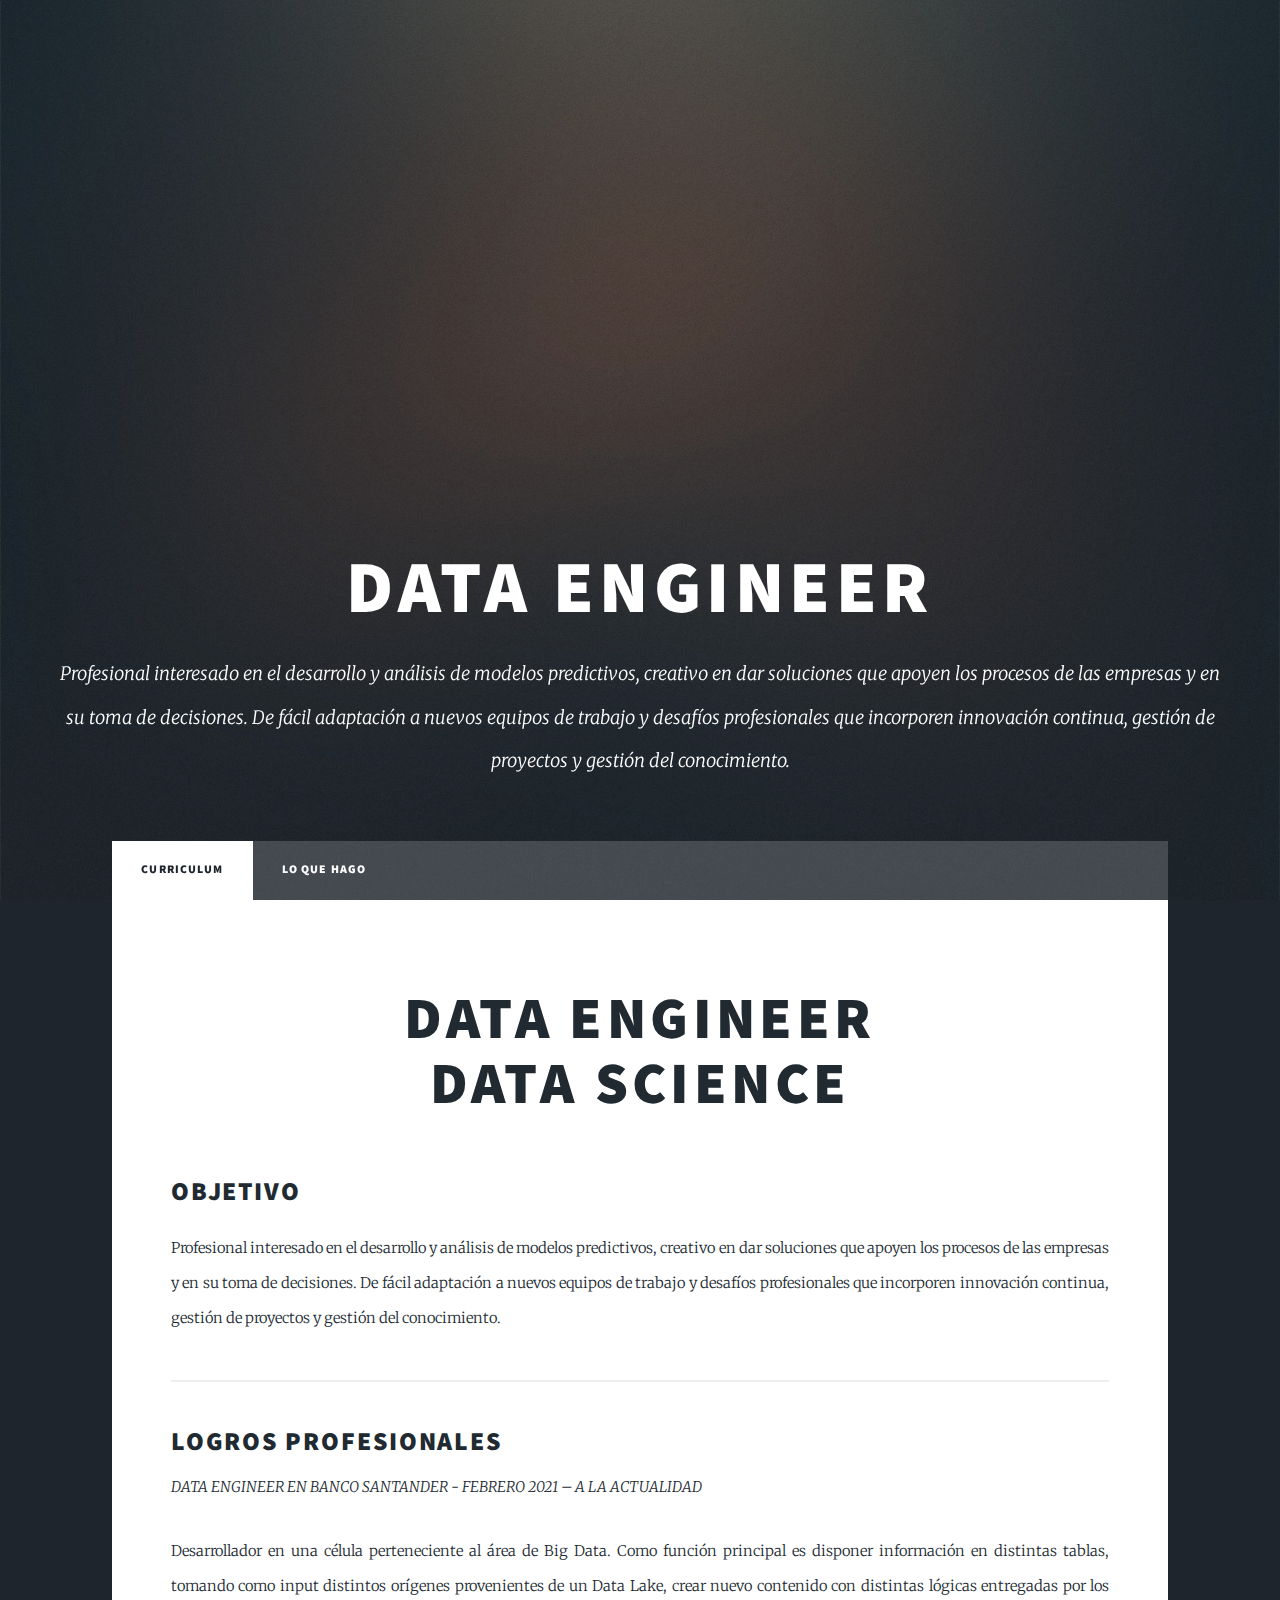
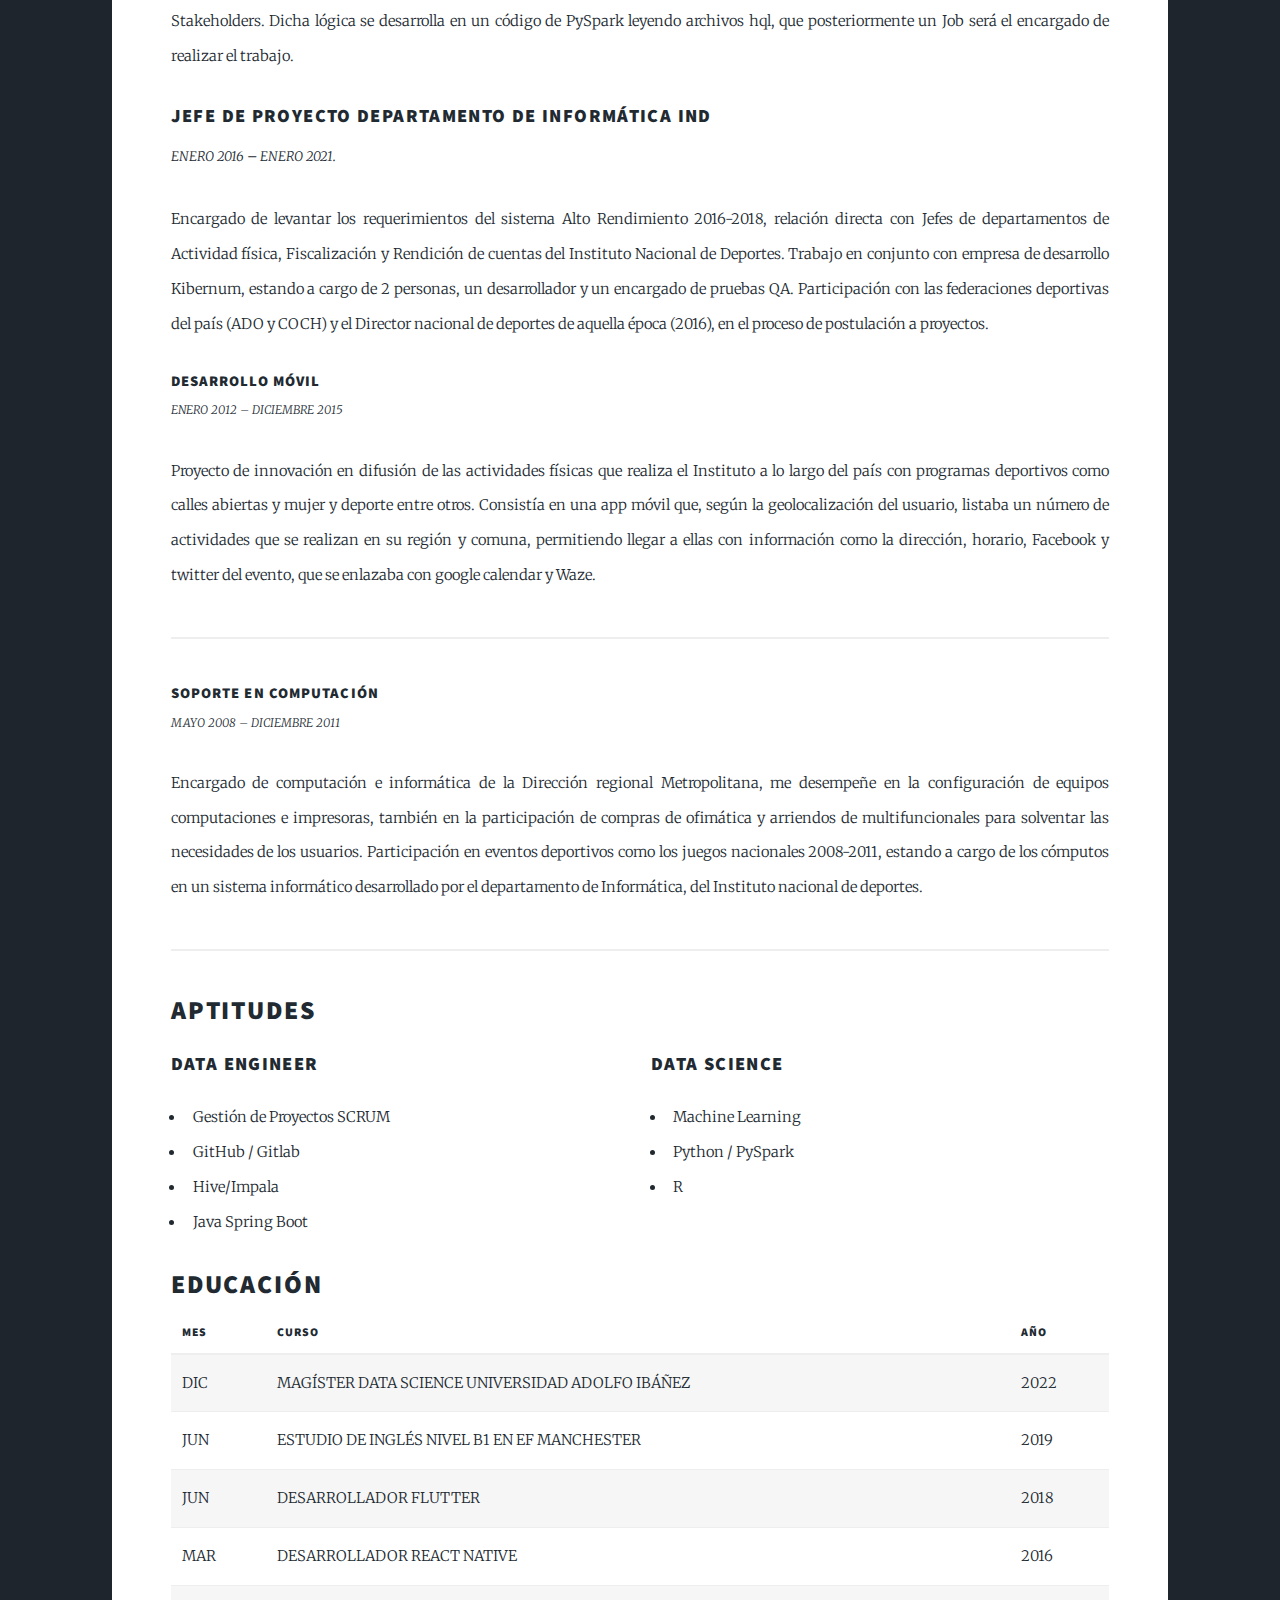
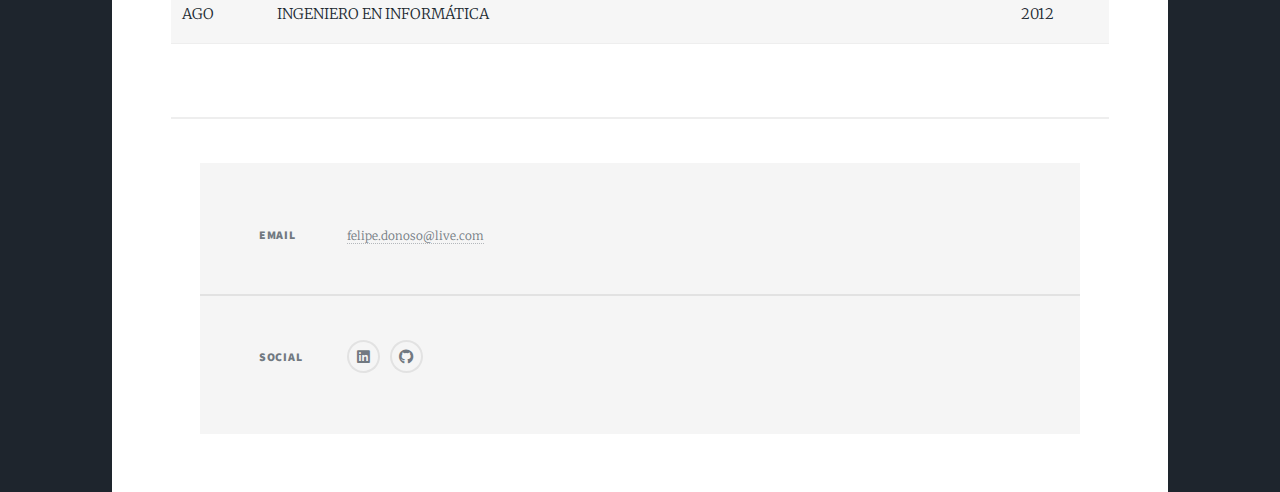
<file: index.html>
<!DOCTYPE HTML>
<!--
	Massively by HTML5 UP
	html5up.net | @ajlkn
	Free for personal and commercial use under the CCA 3.0 license (html5up.net/license)
-->
<html>
	<head>
		<title>Felipe Donoso CVT</title>
		<meta charset="utf-8" />
		<meta name="viewport" content="width=device-width, initial-scale=1, user-scalable=no" />
		<link rel="stylesheet" href="assets/css/main.css" />
		<noscript><link rel="stylesheet" href="assets/css/noscript.css" /></noscript>
	</head>
	<body class="is-preload">

		<!-- Wrapper -->
			<div id="wrapper">
				<!-- Intro -->
				<div id="intro">
					<h1>Data engineer<br />
					</h1>
					<p>Profesional interesado en el desarrollo y análisis de modelos predictivos, creativo en dar
						soluciones que apoyen los procesos de las empresas y en su toma de decisiones.
						De fácil adaptación a nuevos equipos de trabajo y desafíos profesionales que incorporen
						innovación continua, gestión de proyectos y gestión del conocimiento.</p>
				</div>

				<!-- Header -->
					<header id="header">
						<a href="index.html" class="logo">CVT</a>
					</header>

				<!-- Nav -->
					<nav id="nav">
						<ul class="links">
							<li  class="active"><a href="index.html">Curriculum</a></li>
							<li><a href="elements.html">Lo que hago</a></li>
						</ul>
					</nav>

				<!-- Main -->
					<div id="main">

						<!-- Post -->
							<section class="post">
								<header class="major">
									<h1>Data Engineer<br />
									Data Science</h1>
								</header>

								<!-- Text stuff -->
									<h2>Objetivo</h2>
									<p>Profesional interesado en el desarrollo y análisis de modelos predictivos, creativo en dar
										soluciones que apoyen los procesos de las empresas y en su toma de decisiones.
										De fácil adaptación a nuevos equipos de trabajo y desafíos profesionales que incorporen
										innovación continua, gestión de proyectos y gestión del conocimiento.
								    </p>
										<hr />
									<header>
										<h2>LOGROS PROFESIONALES</h2>
										<p>DATA ENGINEER EN BANCO SANTANDER - FEBRERO 2021 – A LA ACTUALIDAD</p>
									</header>
									<p>Desarrollador en una célula perteneciente al área de Big Data. Como función
										principal es disponer información en distintas tablas, tomando como input
										distintos orígenes provenientes de un Data Lake, crear nuevo contenido con
										distintas lógicas entregadas por los Stakeholders. Dicha lógica se desarrolla
										en un código de PySpark leyendo archivos hql, que posteriormente un Job
										será el encargado de realizar el trabajo.</p>
									<header>
										<h3>JEFE DE PROYECTO DEPARTAMENTO DE INFORMÁTICA IND</h3>
										<p>ENERO 2016 – ENERO 2021.</p>
									</header>
									<p>Encargado de levantar los requerimientos del sistema Alto Rendimiento
										2016-2018, relación directa con Jefes de departamentos de Actividad física,
										Fiscalización y Rendición de cuentas del Instituto Nacional de Deportes.
										Trabajo en conjunto con empresa de desarrollo Kibernum, estando a cargo
										de 2 personas, un desarrollador y un encargado de pruebas QA.
										Participación con las federaciones deportivas del país (ADO y COCH) y el
										Director nacional de deportes de aquella época (2016), en el proceso de
										postulación a proyectos.</p>
									<header>
										<h4>DESARROLLO MÓVIL</h4>
										<p>ENERO 2012 – DICIEMBRE 2015</p>
									</header>
									<p>Proyecto de innovación en difusión de las actividades físicas que realiza el
										Instituto a lo largo del país con programas deportivos como calles abiertas y
										mujer y deporte entre otros.
										Consistía en una app móvil que, según la geolocalización del usuario, listaba
										un número de actividades que se realizan en su región y comuna,
										permitiendo llegar a ellas con información como la dirección, horario,
										Facebook y twitter del evento, que se enlazaba con google calendar y Waze.</p>

									<hr />
									<header>
										<h4>SOPORTE EN COMPUTACIÓN</h4>
										<p>MAYO 2008 – DICIEMBRE 2011</p>
									</header>
									<p>Encargado de computación e informática de la Dirección regional Metropolitana, me
										desempeñe en la configuración de equipos computaciones e impresoras, también en la
										participación de compras de ofimática y arriendos de multifuncionales para solventar las
										necesidades de los usuarios.
										Participación en eventos deportivos como los juegos nacionales 2008-2011, estando a cargo
										de los cómputos en un sistema informático desarrollado por el departamento de Informática,
										del Instituto nacional de deportes.</p>

									<hr />

								<!-- Lists -->
									<h2>APTITUDES</h2>
									<div class="row">
										<div class="col-6 col-12-small">

											<h3>Data Engineer</h3>
											<ul>
												
												<li>Gestión de Proyectos SCRUM</li>
												<li>GitHub / Gitlab</li>
												<li>Hive/Impala</li>
												<li>Java Spring Boot</li>
											</ul>

											

										</div>
										<div class="col-6 col-12-small">

											<h3>Data Science</h3>
											<ul class="alt">
												<li>Machine Learning</li>
												<li>Python / PySpark</li>
												<li>R</li>
											</ul>

											
											
										</div>
									</div>
									

								<!-- Table -->
									<h2>Educación</h2>

									<div class="table-wrapper">
										<table>
											<thead>
												<tr>
													<th>Mes</th>
													<th>Curso</th>
													<th>Año</th>
												</tr>
											</thead>
											<tbody>
												<tr>
													<td>DIC</td>
													<td>MAGÍSTER DATA SCIENCE UNIVERSIDAD ADOLFO IBÁÑEZ</td>
													<td>2022</td>
												</tr>
												<tr>
													<td>JUN</td>
													<td>ESTUDIO DE INGLÉS NIVEL B1 EN EF MANCHESTER</td>
													<td>2019</td>
												</tr>
												<tr>
													<td>JUN</td>
													<td>DESARROLLADOR FLUTTER</td>
													<td>2018</td>
												</tr>
												<tr>
													<td>MAR</td>
													<td>DESARROLLADOR REACT NATIVE</td>
													<td>2016</td>
												</tr>
												<tr>
													<td>AGO</td>
													<td> INGENIERO EN INFORMÁTICA</td>
													<td>2012</td>
												</tr>
												
											</tbody>
											
										</table>
									</div>

									
									<hr />

				<!-- Footer -->
				<footer id="footer">
						
					<section class="split contact">
						<section>
							<h3>Email</h3>
							<p><a href="#">felipe.donoso@live.com</a></p>
						</section>
						<section>
							<h3>Social</h3>
							<ul class="icons alt">
								<!--<li><a href="#" class="icon brands alt fa-twitter"><span class="label">Twitter</span></a></li>-->
								<li><a href="https://www.linkedin.com/in/felipe-donoso-94a56a72/" class="icon brands alt fa-linkedin"><span class="label">Linkedin</span></a></li>
								<!--<li><li><a href="#" class="icon brands alt fa-instagram"><span class="label">Instagram</span></a></li>-->
								<li><a href="https://github.com/felipedonoso" class="icon brands alt fa-github"><span class="label">GitHub</span></a></li>
							</ul>
						</section>
					</section>
				</footer>

		

			</div>

		<!-- Scripts -->
			<script src="assets/js/jquery.min.js"></script>
			<script src="assets/js/jquery.scrollex.min.js"></script>
			<script src="assets/js/jquery.scrolly.min.js"></script>
			<script src="assets/js/browser.min.js"></script>
			<script src="assets/js/breakpoints.min.js"></script>
			<script src="assets/js/util.js"></script>
			<script src="assets/js/main.js"></script>

	</body>
</html>
</file>
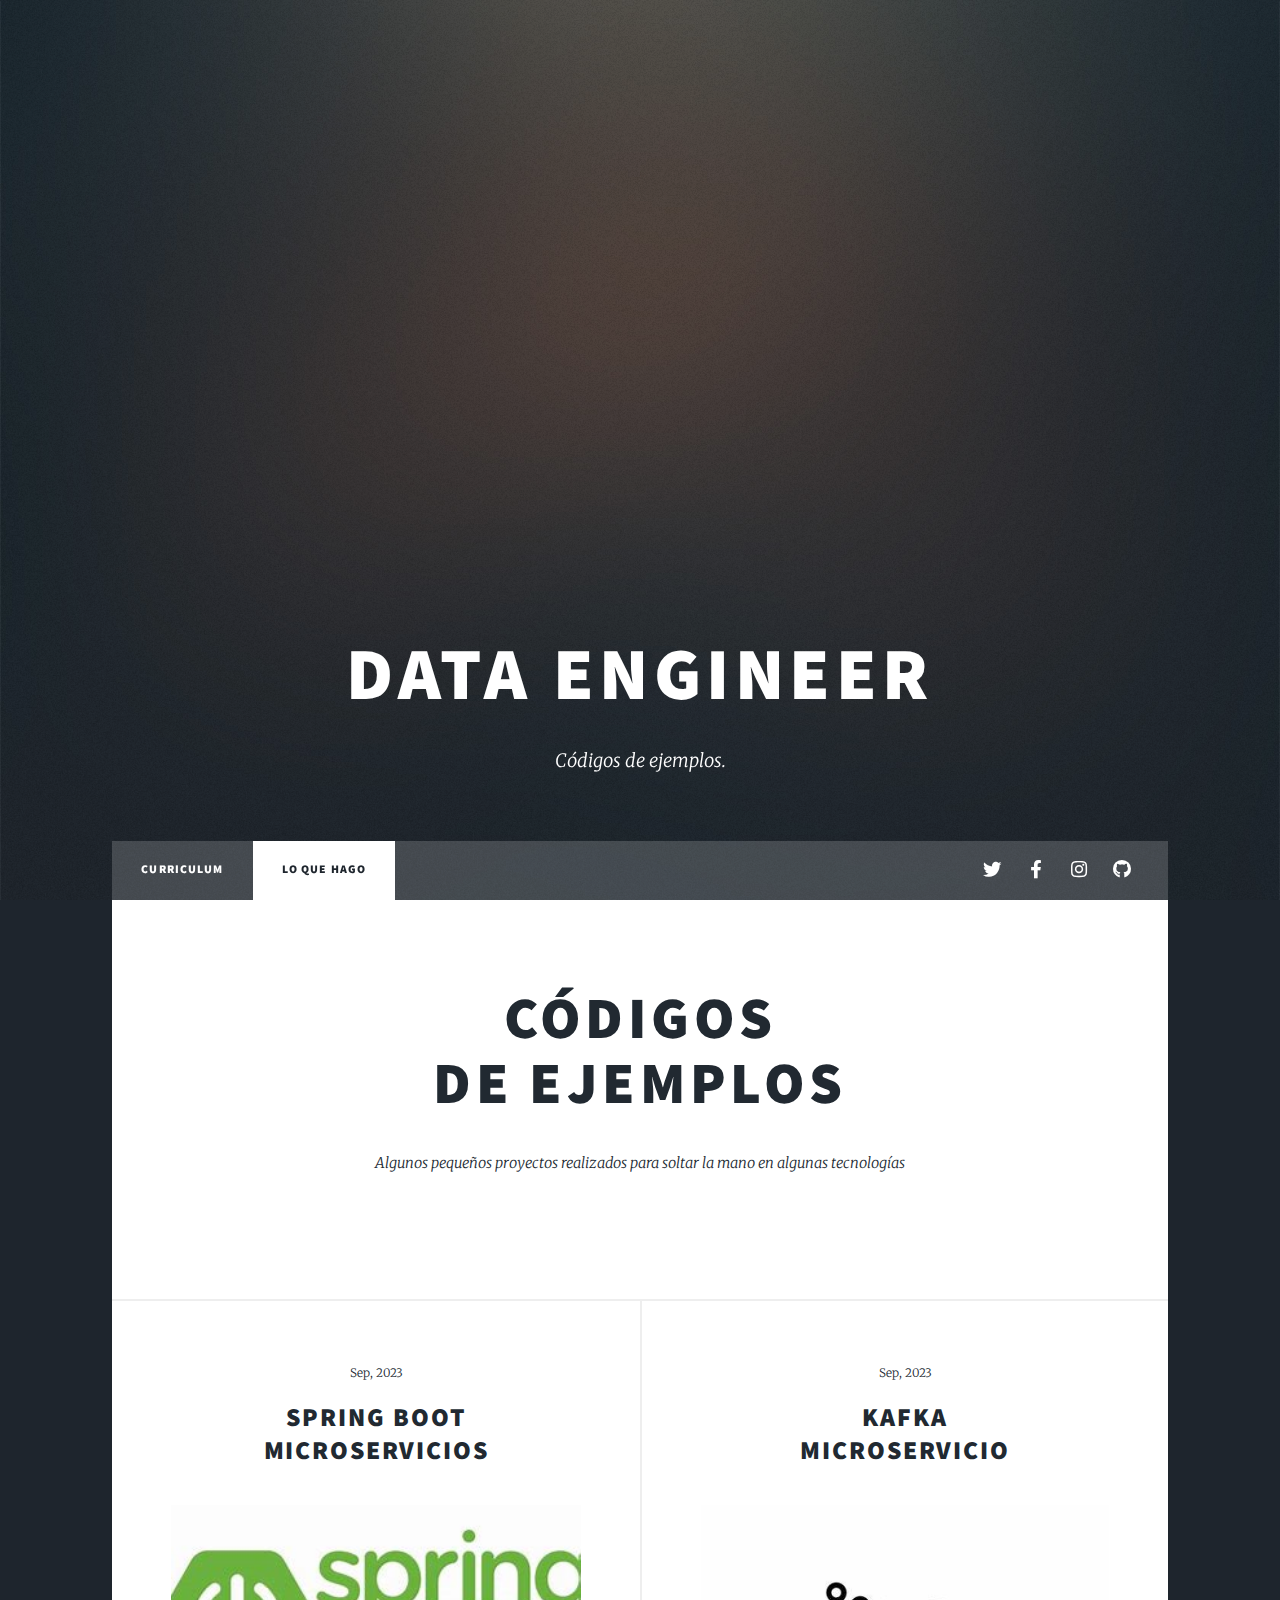
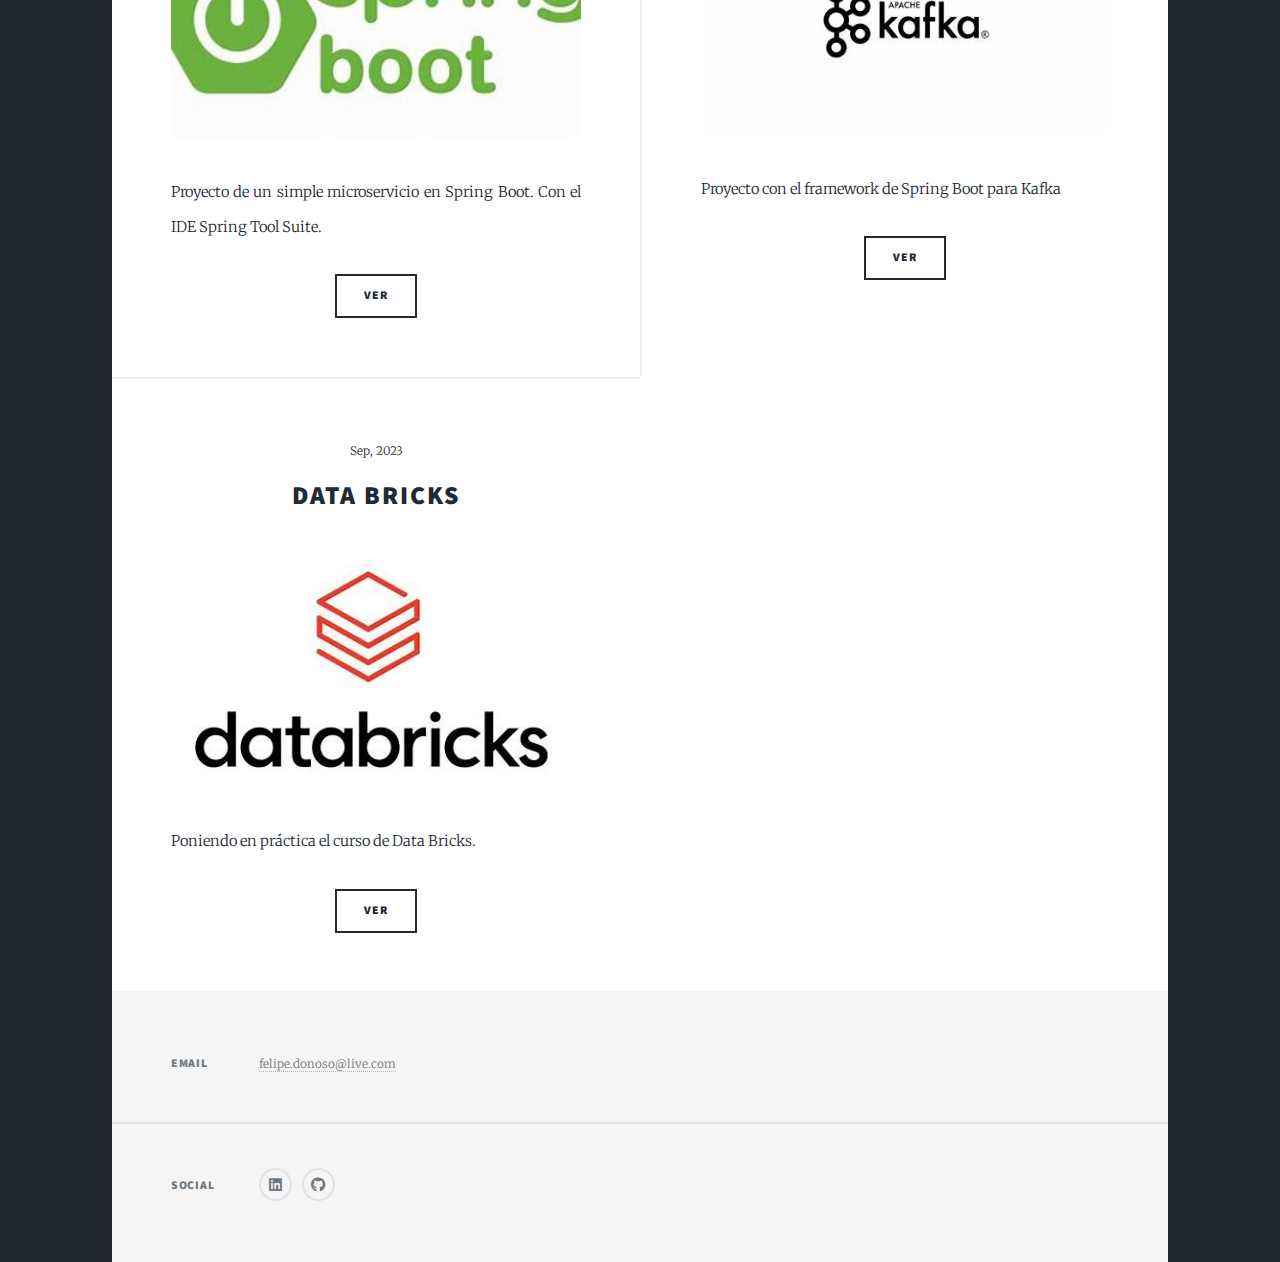
<file: elements.html>
<!DOCTYPE HTML>
<!--
	Massively by HTML5 UP
	html5up.net | @ajlkn
	Free for personal and commercial use under the CCA 3.0 license (html5up.net/license)
-->
<html>
	<head>
		<title>Felipe Donoso CVT</title>
		<meta charset="utf-8" />
		<meta name="viewport" content="width=device-width, initial-scale=1, user-scalable=no" />
		<link rel="stylesheet" href="assets/css/main.css" />
		<noscript><link rel="stylesheet" href="assets/css/noscript.css" /></noscript>
	</head>
	<body class="is-preload">

		<!-- Wrapper -->
			<div id="wrapper" class="fade-in">

				<!-- Intro -->
				<div id="intro">
					<h1>Data engineer<br />
					</h1>
					<p>Códigos de ejemplos.</p>
				</div>

				

				<!-- Header -->
					<header id="header">
						<a href="index.html" class="logo">CVT</a>
					</header> 

				<!-- Nav -->
					<nav id="nav">
						<ul class="links">
							<li><a href="index.html">Curriculum</a></li>
							<li class="active"><a href="elements.html">Lo que hago</a></li>

	
						</ul>
						<ul class="icons">
							<li><a href="#" class="icon brands fa-twitter"><span class="label">Twitter</span></a></li>
							<li><a href="#" class="icon brands fa-facebook-f"><span class="label">Facebook</span></a></li>
							<li><a href="#" class="icon brands fa-instagram"><span class="label">Instagram</span></a></li>
							<li><a href="#" class="icon brands fa-github"><span class="label">GitHub</span></a></li>
						</ul>
					</nav>

				<!-- Main -->
					<div id="main">

						<!-- Featured Post -->
							<article class="post featured">
								<header class="major">
									<!--<span class="date">April 25, 2017</span>-->
									<h2><a href="#">Códigos <br />
										de ejemplos</a></h2>
									<p>Algunos pequeños proyectos realizados para soltar la mano en algunas tecnologías</p>
								</header>
							</article>

						<!-- Posts -->
							<section class="posts">
								<article>
									<header>
										<span class="date">Sep, 2023</span>
										<h2><a href="spring_boot.html">Spring Boot<br />
										microservicios</a></h2>
									</header>
									<a href="spring_boot.html" class="image fit"><img src="images/springBoot.jpg" alt="" /></a>
									<p>Proyecto de un simple microservicio en Spring Boot. Con el IDE Spring Tool Suite.</p>
									<ul class="actions special">
										<li><a href="spring_boot.html" class="button">Ver</a></li>
									</ul>
								</article>
								<article>
									<header>
										<span class="date">Sep, 2023</span>
										<h2><a href="#">Kafka<br />
										microservicio</a></h2>
									</header>
									<a href="#" class="image fit"><img src="images/kafka.jpg" alt="" /></a>
									<p>Proyecto con el framework de Spring Boot para Kafka</p>
									<ul class="actions special">
										<li><a href="#" class="button">Ver</a></li>
									</ul>
								</article>
								<article>
									<header>
										<span class="date">Sep, 2023</span>
										<h2><a href="#">Data Bricks</a></h2>
									</header>
									<a href="#" class="image fit"><img src="images/data_bricks.jpg" alt="" /></a>
									<p>Poniendo en práctica el curso de Data Bricks.</p>
									<ul class="actions special">
										<li><a href="#" class="button">Ver</a></li>
									</ul>
								</article>
								
							</section>

						

					</div>

				<!-- Footer -->
					<footer id="footer">
						
						<section class="split contact">
							
							<section>
								<h3>Email</h3>
								<p><a href="#">felipe.donoso@live.com</a></p>
							</section>
							<section>
								<h3>Social</h3>
								<ul class="icons alt">
									<li><a href="https://www.linkedin.com/in/felipe-donoso-94a56a72/" class="icon brands alt fa-linkedin"><span class="label">Linkedin</span></a></li>
								<li><a href="https://github.com/felipedonoso" class="icon brands alt fa-github"><span class="label">GitHub</span></a></li>
								</ul>
							</section>
						</section>
					</footer>

				
			</div>

		<!-- Scripts -->
			<script src="assets/js/jquery.min.js"></script>
			<script src="assets/js/jquery.scrollex.min.js"></script>
			<script src="assets/js/jquery.scrolly.min.js"></script>
			<script src="assets/js/browser.min.js"></script>
			<script src="assets/js/breakpoints.min.js"></script>
			<script src="assets/js/util.js"></script>
			<script src="assets/js/main.js"></script>

	</body>
</html>
</file>
<file: assets/css/main.css>
@import url(fontawesome-all.min.css);
@import url("https://fonts.googleapis.com/css?family=Merriweather:300,700,300italic,700italic|Source+Sans+Pro:900");

/*
	Massively by HTML5 UP
	html5up.net | @ajlkn
	Free for personal and commercial use under the CCA 3.0 license (html5up.net/license)
*/

html, body, div, span, applet, object,
iframe, h1, h2, h3, h4, h5, h6, p, blockquote,
pre, a, abbr, acronym, address, big, cite,
code, del, dfn, em, img, ins, kbd, q, s, samp,
small, strike, strong, sub, sup, tt, var, b,
u, i, center, dl, dt, dd, ol, ul, li, fieldset,
form, label, legend, table, caption, tbody,
tfoot, thead, tr, th, td, article, aside,
canvas, details, embed, figure, figcaption,
footer, header, hgroup, menu, nav, output, ruby,
section, summary, time, mark, audio, video {
	margin: 0;
	padding: 0;
	border: 0;
	font-size: 100%;
	font: inherit;
	vertical-align: baseline;}

article, aside, details, figcaption, figure,
footer, header, hgroup, menu, nav, section {
	display: block;}

body {
	line-height: 1;
}

ol, ul {
	list-style: none;
}

blockquote, q {
	quotes: none;
}

	blockquote:before, blockquote:after, q:before, q:after {
		content: '';
		content: none;
	}

table {
	border-collapse: collapse;
	border-spacing: 0;
}

body {
	-webkit-text-size-adjust: none;
}

mark {
	background-color: transparent;
	color: inherit;
}

input::-moz-focus-inner {
	border: 0;
	padding: 0;
}

input, select, textarea {
	-moz-appearance: none;
	-webkit-appearance: none;
	-ms-appearance: none;
	appearance: none;
}

/* Basic */

	@-ms-viewport {
		width: device-width;
	}

	body {
		-ms-overflow-style: scrollbar;
	}

	@media screen and (max-width: 480px) {

		html, body {
			min-width: 320px;
		}

	}

	html {
		box-sizing: border-box;
	}

	*, *:before, *:after {
		box-sizing: inherit;
	}

	body {
		background-color: #1e252d;
	}

		body.is-preload *, body.is-preload *:before, body.is-preload *:after {
			-moz-animation: none !important;
			-webkit-animation: none !important;
			-ms-animation: none !important;
			animation: none !important;
			-moz-transition: none !important;
			-webkit-transition: none !important;
			-ms-transition: none !important;
			transition: none !important;
		}

/* Type */

	html {
		font-size: 16pt;
	}

		@media screen and (max-width: 1680px) {

			html {
				font-size: 12pt;
			}

		}

		@media screen and (max-width: 1280px) {

			html {
				font-size: 11pt;
			}

		}

		@media screen and (max-width: 360px) {

			html {
				font-size: 10pt;
			}

		}

	body {
		color: #212931;
	}

	body, input, select, textarea {
		font-family: "Merriweather", Georgia, serif;
		font-weight: 300;
		font-size: 1rem;
		line-height: 2.375;
	}

	a {
		-moz-transition: color 0.2s ease-in-out, background-color 0.2s ease-in-out, border-color 0.2s ease-in-out, box-shadow 0.2s ease-in-out;
		-webkit-transition: color 0.2s ease-in-out, background-color 0.2s ease-in-out, border-color 0.2s ease-in-out, box-shadow 0.2s ease-in-out;
		-ms-transition: color 0.2s ease-in-out, background-color 0.2s ease-in-out, border-color 0.2s ease-in-out, box-shadow 0.2s ease-in-out;
		transition: color 0.2s ease-in-out, background-color 0.2s ease-in-out, border-color 0.2s ease-in-out, box-shadow 0.2s ease-in-out;
		border-bottom: dotted 1px;
		text-decoration: none;
	}

		a:hover {
			border-bottom-color: transparent;
		}

	strong, b {
		font-weight: 600;
	}

	em, i {
		font-style: italic;
	}

	p {
		text-align: justify;
		margin: 0 0 2rem 0;
	}

	h1, h2, h3, h4, h5, h6 {
		font-family: "Source Sans Pro", Helvetica, sans-serif;
		font-weight: 900;
		line-height: 1.5;
		letter-spacing: 0.075em;
		text-transform: uppercase;
		margin: 0 0 1rem 0;
	}

		h1 a, h2 a, h3 a, h4 a, h5 a, h6 a {
			border-bottom: 0;
			color: inherit;
			text-decoration: none;
		}

	h1 {
		font-size: 4rem;
		line-height: 1.1;
		margin: 0 0 2rem 0;
	}

	h2 {
		font-size: 1.75rem;
		line-height: 1.3;
		margin: 0 0 1.5rem 0;
	}

	h3 {
		font-size: 1.25rem;
		margin: 0 0 1.5rem 0;
	}

	h4 {
		font-size: 1rem;
	}

	h5 {
		font-size: 0.9rem;
	}

	h6 {
		font-size: 0.8rem;
	}

	sub {
		font-size: 0.8rem;
		position: relative;
		top: 0.5rem;
	}

	sup {
		font-size: 0.8rem;
		position: relative;
		top: -0.5rem;
	}

	blockquote {
		border-left: solid 4px;
		font-style: italic;
		margin: 0 0 2rem 0;
		padding: 0.5rem 0 0.5rem 2rem;
	}

	code {
		border: solid 2px;
		font-family: "Courier New", monospace;
		font-size: 0.9rem;
		margin: 0 0.25rem;
		padding: 0.25rem 0.65rem;
	}

	pre {
		-webkit-overflow-scrolling: touch;
		font-family: "Courier New", monospace;
		font-size: 0.9rem;
		margin: 0 0 2rem 0;
	}

		pre code {
			display: block;
			line-height: 1.75;
			padding: 1rem 1.5rem;
			overflow-x: auto;
		}

	hr {
		border: 0;
		border-bottom: solid 2px;
		margin: 3rem 0;
	}

		hr.major {
			margin: 5rem 0;
		}

	.align-left {
		text-align: left;
	}

	.align-center {
		text-align: center;
	}

	.align-right {
		text-align: right;
	}

	input, select, textarea {
		color: #212931;
	}

	a {
		color: #212931;
		border-bottom-color: rgba(33, 41, 49, 0.5);
	}

		a:hover {
			border-bottom-color: transparent;
			color: #18bfef !important;
		}

	strong, b {
		color: #212931;
	}

	h1, h2, h3, h4, h5, h6 {
		color: #212931;
	}

	blockquote {
		border-left-color: #eeeeee;
	}

	code {
		background: rgba(220, 220, 220, 0.25);
		border-color: #eeeeee;
	}

	hr {
		border-bottom-color: #eeeeee;
	}

/* Row */

	.row {
		display: flex;
		flex-wrap: wrap;
		box-sizing: border-box;
		align-items: stretch;
	}

		.row > * {
			box-sizing: border-box;
		}

		.row.gtr-uniform > * > :last-child {
			margin-bottom: 0;
		}

		.row.aln-left {
			justify-content: flex-start;
		}

		.row.aln-center {
			justify-content: center;
		}

		.row.aln-right {
			justify-content: flex-end;
		}

		.row.aln-top {
			align-items: flex-start;
		}

		.row.aln-middle {
			align-items: center;
		}

		.row.aln-bottom {
			align-items: flex-end;
		}

		.row > .imp {
			order: -1;
		}

		.row > .col-1 {
			width: 8.33333%;
		}

		.row > .off-1 {
			margin-left: 8.33333%;
		}

		.row > .col-2 {
			width: 16.66667%;
		}

		.row > .off-2 {
			margin-left: 16.66667%;
		}

		.row > .col-3 {
			width: 25%;
		}

		.row > .off-3 {
			margin-left: 25%;
		}

		.row > .col-4 {
			width: 33.33333%;
		}

		.row > .off-4 {
			margin-left: 33.33333%;
		}

		.row > .col-5 {
			width: 41.66667%;
		}

		.row > .off-5 {
			margin-left: 41.66667%;
		}

		.row > .col-6 {
			width: 50%;
		}

		.row > .off-6 {
			margin-left: 50%;
		}

		.row > .col-7 {
			width: 58.33333%;
		}

		.row > .off-7 {
			margin-left: 58.33333%;
		}

		.row > .col-8 {
			width: 66.66667%;
		}

		.row > .off-8 {
			margin-left: 66.66667%;
		}

		.row > .col-9 {
			width: 75%;
		}

		.row > .off-9 {
			margin-left: 75%;
		}

		.row > .col-10 {
			width: 83.33333%;
		}

		.row > .off-10 {
			margin-left: 83.33333%;
		}

		.row > .col-11 {
			width: 91.66667%;
		}

		.row > .off-11 {
			margin-left: 91.66667%;
		}

		.row > .col-12 {
			width: 100%;
		}

		.row > .off-12 {
			margin-left: 100%;
		}

		.row.gtr-0 {
			margin-top: 0;
			margin-left: 0rem;
		}

			.row.gtr-0 > * {
				padding: 0 0 0 0rem;
			}

			.row.gtr-0.gtr-uniform {
				margin-top: 0rem;
			}

				.row.gtr-0.gtr-uniform > * {
					padding-top: 0rem;
				}

		.row.gtr-25 {
			margin-top: 0;
			margin-left: -0.375rem;
		}

			.row.gtr-25 > * {
				padding: 0 0 0 0.375rem;
			}

			.row.gtr-25.gtr-uniform {
				margin-top: -0.375rem;
			}

				.row.gtr-25.gtr-uniform > * {
					padding-top: 0.375rem;
				}

		.row.gtr-50 {
			margin-top: 0;
			margin-left: -0.75rem;
		}

			.row.gtr-50 > * {
				padding: 0 0 0 0.75rem;
			}

			.row.gtr-50.gtr-uniform {
				margin-top: -0.75rem;
			}

				.row.gtr-50.gtr-uniform > * {
					padding-top: 0.75rem;
				}

		.row {
			margin-top: 0;
			margin-left: -1.5rem;
		}

			.row > * {
				padding: 0 0 0 1.5rem;
			}

			.row.gtr-uniform {
				margin-top: -1.5rem;
			}

				.row.gtr-uniform > * {
					padding-top: 1.5rem;
				}

		.row.gtr-150 {
			margin-top: 0;
			margin-left: -2.25rem;
		}

			.row.gtr-150 > * {
				padding: 0 0 0 2.25rem;
			}

			.row.gtr-150.gtr-uniform {
				margin-top: -2.25rem;
			}

				.row.gtr-150.gtr-uniform > * {
					padding-top: 2.25rem;
				}

		.row.gtr-200 {
			margin-top: 0;
			margin-left: -3rem;
		}

			.row.gtr-200 > * {
				padding: 0 0 0 3rem;
			}

			.row.gtr-200.gtr-uniform {
				margin-top: -3rem;
			}

				.row.gtr-200.gtr-uniform > * {
					padding-top: 3rem;
				}

		@media screen and (max-width: 1680px) {

			.row {
				display: flex;
				flex-wrap: wrap;
				box-sizing: border-box;
				align-items: stretch;
			}

				.row > * {
					box-sizing: border-box;
				}

				.row.gtr-uniform > * > :last-child {
					margin-bottom: 0;
				}

				.row.aln-left {
					justify-content: flex-start;
				}

				.row.aln-center {
					justify-content: center;
				}

				.row.aln-right {
					justify-content: flex-end;
				}

				.row.aln-top {
					align-items: flex-start;
				}

				.row.aln-middle {
					align-items: center;
				}

				.row.aln-bottom {
					align-items: flex-end;
				}

				.row > .imp-xlarge {
					order: -1;
				}

				.row > .col-1-xlarge {
					width: 8.33333%;
				}

				.row > .off-1-xlarge {
					margin-left: 8.33333%;
				}

				.row > .col-2-xlarge {
					width: 16.66667%;
				}

				.row > .off-2-xlarge {
					margin-left: 16.66667%;
				}

				.row > .col-3-xlarge {
					width: 25%;
				}

				.row > .off-3-xlarge {
					margin-left: 25%;
				}

				.row > .col-4-xlarge {
					width: 33.33333%;
				}

				.row > .off-4-xlarge {
					margin-left: 33.33333%;
				}

				.row > .col-5-xlarge {
					width: 41.66667%;
				}

				.row > .off-5-xlarge {
					margin-left: 41.66667%;
				}

				.row > .col-6-xlarge {
					width: 50%;
				}

				.row > .off-6-xlarge {
					margin-left: 50%;
				}

				.row > .col-7-xlarge {
					width: 58.33333%;
				}

				.row > .off-7-xlarge {
					margin-left: 58.33333%;
				}

				.row > .col-8-xlarge {
					width: 66.66667%;
				}

				.row > .off-8-xlarge {
					margin-left: 66.66667%;
				}

				.row > .col-9-xlarge {
					width: 75%;
				}

				.row > .off-9-xlarge {
					margin-left: 75%;
				}

				.row > .col-10-xlarge {
					width: 83.33333%;
				}

				.row > .off-10-xlarge {
					margin-left: 83.33333%;
				}

				.row > .col-11-xlarge {
					width: 91.66667%;
				}

				.row > .off-11-xlarge {
					margin-left: 91.66667%;
				}

				.row > .col-12-xlarge {
					width: 100%;
				}

				.row > .off-12-xlarge {
					margin-left: 100%;
				}

				.row.gtr-0 {
					margin-top: 0;
					margin-left: 0rem;
				}

					.row.gtr-0 > * {
						padding: 0 0 0 0rem;
					}

					.row.gtr-0.gtr-uniform {
						margin-top: 0rem;
					}

						.row.gtr-0.gtr-uniform > * {
							padding-top: 0rem;
						}

				.row.gtr-25 {
					margin-top: 0;
					margin-left: -0.375rem;
				}

					.row.gtr-25 > * {
						padding: 0 0 0 0.375rem;
					}

					.row.gtr-25.gtr-uniform {
						margin-top: -0.375rem;
					}

						.row.gtr-25.gtr-uniform > * {
							padding-top: 0.375rem;
						}

				.row.gtr-50 {
					margin-top: 0;
					margin-left: -0.75rem;
				}

					.row.gtr-50 > * {
						padding: 0 0 0 0.75rem;
					}

					.row.gtr-50.gtr-uniform {
						margin-top: -0.75rem;
					}

						.row.gtr-50.gtr-uniform > * {
							padding-top: 0.75rem;
						}

				.row {
					margin-top: 0;
					margin-left: -1.5rem;
				}

					.row > * {
						padding: 0 0 0 1.5rem;
					}

					.row.gtr-uniform {
						margin-top: -1.5rem;
					}

						.row.gtr-uniform > * {
							padding-top: 1.5rem;
						}

				.row.gtr-150 {
					margin-top: 0;
					margin-left: -2.25rem;
				}

					.row.gtr-150 > * {
						padding: 0 0 0 2.25rem;
					}

					.row.gtr-150.gtr-uniform {
						margin-top: -2.25rem;
					}

						.row.gtr-150.gtr-uniform > * {
							padding-top: 2.25rem;
						}

				.row.gtr-200 {
					margin-top: 0;
					margin-left: -3rem;
				}

					.row.gtr-200 > * {
						padding: 0 0 0 3rem;
					}

					.row.gtr-200.gtr-uniform {
						margin-top: -3rem;
					}

						.row.gtr-200.gtr-uniform > * {
							padding-top: 3rem;
						}

		}

		@media screen and (max-width: 1280px) {

			.row {
				display: flex;
				flex-wrap: wrap;
				box-sizing: border-box;
				align-items: stretch;
			}

				.row > * {
					box-sizing: border-box;
				}

				.row.gtr-uniform > * > :last-child {
					margin-bottom: 0;
				}

				.row.aln-left {
					justify-content: flex-start;
				}

				.row.aln-center {
					justify-content: center;
				}

				.row.aln-right {
					justify-content: flex-end;
				}

				.row.aln-top {
					align-items: flex-start;
				}

				.row.aln-middle {
					align-items: center;
				}

				.row.aln-bottom {
					align-items: flex-end;
				}

				.row > .imp-large {
					order: -1;
				}

				.row > .col-1-large {
					width: 8.33333%;
				}

				.row > .off-1-large {
					margin-left: 8.33333%;
				}

				.row > .col-2-large {
					width: 16.66667%;
				}

				.row > .off-2-large {
					margin-left: 16.66667%;
				}

				.row > .col-3-large {
					width: 25%;
				}

				.row > .off-3-large {
					margin-left: 25%;
				}

				.row > .col-4-large {
					width: 33.33333%;
				}

				.row > .off-4-large {
					margin-left: 33.33333%;
				}

				.row > .col-5-large {
					width: 41.66667%;
				}

				.row > .off-5-large {
					margin-left: 41.66667%;
				}

				.row > .col-6-large {
					width: 50%;
				}

				.row > .off-6-large {
					margin-left: 50%;
				}

				.row > .col-7-large {
					width: 58.33333%;
				}

				.row > .off-7-large {
					margin-left: 58.33333%;
				}

				.row > .col-8-large {
					width: 66.66667%;
				}

				.row > .off-8-large {
					margin-left: 66.66667%;
				}

				.row > .col-9-large {
					width: 75%;
				}

				.row > .off-9-large {
					margin-left: 75%;
				}

				.row > .col-10-large {
					width: 83.33333%;
				}

				.row > .off-10-large {
					margin-left: 83.33333%;
				}

				.row > .col-11-large {
					width: 91.66667%;
				}

				.row > .off-11-large {
					margin-left: 91.66667%;
				}

				.row > .col-12-large {
					width: 100%;
				}

				.row > .off-12-large {
					margin-left: 100%;
				}

				.row.gtr-0 {
					margin-top: 0;
					margin-left: 0rem;
				}

					.row.gtr-0 > * {
						padding: 0 0 0 0rem;
					}

					.row.gtr-0.gtr-uniform {
						margin-top: 0rem;
					}

						.row.gtr-0.gtr-uniform > * {
							padding-top: 0rem;
						}

				.row.gtr-25 {
					margin-top: 0;
					margin-left: -0.375rem;
				}

					.row.gtr-25 > * {
						padding: 0 0 0 0.375rem;
					}

					.row.gtr-25.gtr-uniform {
						margin-top: -0.375rem;
					}

						.row.gtr-25.gtr-uniform > * {
							padding-top: 0.375rem;
						}

				.row.gtr-50 {
					margin-top: 0;
					margin-left: -0.75rem;
				}

					.row.gtr-50 > * {
						padding: 0 0 0 0.75rem;
					}

					.row.gtr-50.gtr-uniform {
						margin-top: -0.75rem;
					}

						.row.gtr-50.gtr-uniform > * {
							padding-top: 0.75rem;
						}

				.row {
					margin-top: 0;
					margin-left: -1.5rem;
				}

					.row > * {
						padding: 0 0 0 1.5rem;
					}

					.row.gtr-uniform {
						margin-top: -1.5rem;
					}

						.row.gtr-uniform > * {
							padding-top: 1.5rem;
						}

				.row.gtr-150 {
					margin-top: 0;
					margin-left: -2.25rem;
				}

					.row.gtr-150 > * {
						padding: 0 0 0 2.25rem;
					}

					.row.gtr-150.gtr-uniform {
						margin-top: -2.25rem;
					}

						.row.gtr-150.gtr-uniform > * {
							padding-top: 2.25rem;
						}

				.row.gtr-200 {
					margin-top: 0;
					margin-left: -3rem;
				}

					.row.gtr-200 > * {
						padding: 0 0 0 3rem;
					}

					.row.gtr-200.gtr-uniform {
						margin-top: -3rem;
					}

						.row.gtr-200.gtr-uniform > * {
							padding-top: 3rem;
						}

		}

		@media screen and (max-width: 980px) {

			.row {
				display: flex;
				flex-wrap: wrap;
				box-sizing: border-box;
				align-items: stretch;
			}

				.row > * {
					box-sizing: border-box;
				}

				.row.gtr-uniform > * > :last-child {
					margin-bottom: 0;
				}

				.row.aln-left {
					justify-content: flex-start;
				}

				.row.aln-center {
					justify-content: center;
				}

				.row.aln-right {
					justify-content: flex-end;
				}

				.row.aln-top {
					align-items: flex-start;
				}

				.row.aln-middle {
					align-items: center;
				}

				.row.aln-bottom {
					align-items: flex-end;
				}

				.row > .imp-medium {
					order: -1;
				}

				.row > .col-1-medium {
					width: 8.33333%;
				}

				.row > .off-1-medium {
					margin-left: 8.33333%;
				}

				.row > .col-2-medium {
					width: 16.66667%;
				}

				.row > .off-2-medium {
					margin-left: 16.66667%;
				}

				.row > .col-3-medium {
					width: 25%;
				}

				.row > .off-3-medium {
					margin-left: 25%;
				}

				.row > .col-4-medium {
					width: 33.33333%;
				}

				.row > .off-4-medium {
					margin-left: 33.33333%;
				}

				.row > .col-5-medium {
					width: 41.66667%;
				}

				.row > .off-5-medium {
					margin-left: 41.66667%;
				}

				.row > .col-6-medium {
					width: 50%;
				}

				.row > .off-6-medium {
					margin-left: 50%;
				}

				.row > .col-7-medium {
					width: 58.33333%;
				}

				.row > .off-7-medium {
					margin-left: 58.33333%;
				}

				.row > .col-8-medium {
					width: 66.66667%;
				}

				.row > .off-8-medium {
					margin-left: 66.66667%;
				}

				.row > .col-9-medium {
					width: 75%;
				}

				.row > .off-9-medium {
					margin-left: 75%;
				}

				.row > .col-10-medium {
					width: 83.33333%;
				}

				.row > .off-10-medium {
					margin-left: 83.33333%;
				}

				.row > .col-11-medium {
					width: 91.66667%;
				}

				.row > .off-11-medium {
					margin-left: 91.66667%;
				}

				.row > .col-12-medium {
					width: 100%;
				}

				.row > .off-12-medium {
					margin-left: 100%;
				}

				.row.gtr-0 {
					margin-top: 0;
					margin-left: 0rem;
				}

					.row.gtr-0 > * {
						padding: 0 0 0 0rem;
					}

					.row.gtr-0.gtr-uniform {
						margin-top: 0rem;
					}

						.row.gtr-0.gtr-uniform > * {
							padding-top: 0rem;
						}

				.row.gtr-25 {
					margin-top: 0;
					margin-left: -0.375rem;
				}

					.row.gtr-25 > * {
						padding: 0 0 0 0.375rem;
					}

					.row.gtr-25.gtr-uniform {
						margin-top: -0.375rem;
					}

						.row.gtr-25.gtr-uniform > * {
							padding-top: 0.375rem;
						}

				.row.gtr-50 {
					margin-top: 0;
					margin-left: -0.75rem;
				}

					.row.gtr-50 > * {
						padding: 0 0 0 0.75rem;
					}

					.row.gtr-50.gtr-uniform {
						margin-top: -0.75rem;
					}

						.row.gtr-50.gtr-uniform > * {
							padding-top: 0.75rem;
						}

				.row {
					margin-top: 0;
					margin-left: -1.5rem;
				}

					.row > * {
						padding: 0 0 0 1.5rem;
					}

					.row.gtr-uniform {
						margin-top: -1.5rem;
					}

						.row.gtr-uniform > * {
							padding-top: 1.5rem;
						}

				.row.gtr-150 {
					margin-top: 0;
					margin-left: -2.25rem;
				}

					.row.gtr-150 > * {
						padding: 0 0 0 2.25rem;
					}

					.row.gtr-150.gtr-uniform {
						margin-top: -2.25rem;
					}

						.row.gtr-150.gtr-uniform > * {
							padding-top: 2.25rem;
						}

				.row.gtr-200 {
					margin-top: 0;
					margin-left: -3rem;
				}

					.row.gtr-200 > * {
						padding: 0 0 0 3rem;
					}

					.row.gtr-200.gtr-uniform {
						margin-top: -3rem;
					}

						.row.gtr-200.gtr-uniform > * {
							padding-top: 3rem;
						}

		}

		@media screen and (max-width: 736px) {

			.row {
				display: flex;
				flex-wrap: wrap;
				box-sizing: border-box;
				align-items: stretch;
			}

				.row > * {
					box-sizing: border-box;
				}

				.row.gtr-uniform > * > :last-child {
					margin-bottom: 0;
				}

				.row.aln-left {
					justify-content: flex-start;
				}

				.row.aln-center {
					justify-content: center;
				}

				.row.aln-right {
					justify-content: flex-end;
				}

				.row.aln-top {
					align-items: flex-start;
				}

				.row.aln-middle {
					align-items: center;
				}

				.row.aln-bottom {
					align-items: flex-end;
				}

				.row > .imp-small {
					order: -1;
				}

				.row > .col-1-small {
					width: 8.33333%;
				}

				.row > .off-1-small {
					margin-left: 8.33333%;
				}

				.row > .col-2-small {
					width: 16.66667%;
				}

				.row > .off-2-small {
					margin-left: 16.66667%;
				}

				.row > .col-3-small {
					width: 25%;
				}

				.row > .off-3-small {
					margin-left: 25%;
				}

				.row > .col-4-small {
					width: 33.33333%;
				}

				.row > .off-4-small {
					margin-left: 33.33333%;
				}

				.row > .col-5-small {
					width: 41.66667%;
				}

				.row > .off-5-small {
					margin-left: 41.66667%;
				}

				.row > .col-6-small {
					width: 50%;
				}

				.row > .off-6-small {
					margin-left: 50%;
				}

				.row > .col-7-small {
					width: 58.33333%;
				}

				.row > .off-7-small {
					margin-left: 58.33333%;
				}

				.row > .col-8-small {
					width: 66.66667%;
				}

				.row > .off-8-small {
					margin-left: 66.66667%;
				}

				.row > .col-9-small {
					width: 75%;
				}

				.row > .off-9-small {
					margin-left: 75%;
				}

				.row > .col-10-small {
					width: 83.33333%;
				}

				.row > .off-10-small {
					margin-left: 83.33333%;
				}

				.row > .col-11-small {
					width: 91.66667%;
				}

				.row > .off-11-small {
					margin-left: 91.66667%;
				}

				.row > .col-12-small {
					width: 100%;
				}

				.row > .off-12-small {
					margin-left: 100%;
				}

				.row.gtr-0 {
					margin-top: 0;
					margin-left: 0rem;
				}

					.row.gtr-0 > * {
						padding: 0 0 0 0rem;
					}

					.row.gtr-0.gtr-uniform {
						margin-top: 0rem;
					}

						.row.gtr-0.gtr-uniform > * {
							padding-top: 0rem;
						}

				.row.gtr-25 {
					margin-top: 0;
					margin-left: -0.375rem;
				}

					.row.gtr-25 > * {
						padding: 0 0 0 0.375rem;
					}

					.row.gtr-25.gtr-uniform {
						margin-top: -0.375rem;
					}

						.row.gtr-25.gtr-uniform > * {
							padding-top: 0.375rem;
						}

				.row.gtr-50 {
					margin-top: 0;
					margin-left: -0.75rem;
				}

					.row.gtr-50 > * {
						padding: 0 0 0 0.75rem;
					}

					.row.gtr-50.gtr-uniform {
						margin-top: -0.75rem;
					}

						.row.gtr-50.gtr-uniform > * {
							padding-top: 0.75rem;
						}

				.row {
					margin-top: 0;
					margin-left: -1.5rem;
				}

					.row > * {
						padding: 0 0 0 1.5rem;
					}

					.row.gtr-uniform {
						margin-top: -1.5rem;
					}

						.row.gtr-uniform > * {
							padding-top: 1.5rem;
						}

				.row.gtr-150 {
					margin-top: 0;
					margin-left: -2.25rem;
				}

					.row.gtr-150 > * {
						padding: 0 0 0 2.25rem;
					}

					.row.gtr-150.gtr-uniform {
						margin-top: -2.25rem;
					}

						.row.gtr-150.gtr-uniform > * {
							padding-top: 2.25rem;
						}

				.row.gtr-200 {
					margin-top: 0;
					margin-left: -3rem;
				}

					.row.gtr-200 > * {
						padding: 0 0 0 3rem;
					}

					.row.gtr-200.gtr-uniform {
						margin-top: -3rem;
					}

						.row.gtr-200.gtr-uniform > * {
							padding-top: 3rem;
						}

		}

		@media screen and (max-width: 480px) {

			.row {
				display: flex;
				flex-wrap: wrap;
				box-sizing: border-box;
				align-items: stretch;
			}

				.row > * {
					box-sizing: border-box;
				}

				.row.gtr-uniform > * > :last-child {
					margin-bottom: 0;
				}

				.row.aln-left {
					justify-content: flex-start;
				}

				.row.aln-center {
					justify-content: center;
				}

				.row.aln-right {
					justify-content: flex-end;
				}

				.row.aln-top {
					align-items: flex-start;
				}

				.row.aln-middle {
					align-items: center;
				}

				.row.aln-bottom {
					align-items: flex-end;
				}

				.row > .imp-xsmall {
					order: -1;
				}

				.row > .col-1-xsmall {
					width: 8.33333%;
				}

				.row > .off-1-xsmall {
					margin-left: 8.33333%;
				}

				.row > .col-2-xsmall {
					width: 16.66667%;
				}

				.row > .off-2-xsmall {
					margin-left: 16.66667%;
				}

				.row > .col-3-xsmall {
					width: 25%;
				}

				.row > .off-3-xsmall {
					margin-left: 25%;
				}

				.row > .col-4-xsmall {
					width: 33.33333%;
				}

				.row > .off-4-xsmall {
					margin-left: 33.33333%;
				}

				.row > .col-5-xsmall {
					width: 41.66667%;
				}

				.row > .off-5-xsmall {
					margin-left: 41.66667%;
				}

				.row > .col-6-xsmall {
					width: 50%;
				}

				.row > .off-6-xsmall {
					margin-left: 50%;
				}

				.row > .col-7-xsmall {
					width: 58.33333%;
				}

				.row > .off-7-xsmall {
					margin-left: 58.33333%;
				}

				.row > .col-8-xsmall {
					width: 66.66667%;
				}

				.row > .off-8-xsmall {
					margin-left: 66.66667%;
				}

				.row > .col-9-xsmall {
					width: 75%;
				}

				.row > .off-9-xsmall {
					margin-left: 75%;
				}

				.row > .col-10-xsmall {
					width: 83.33333%;
				}

				.row > .off-10-xsmall {
					margin-left: 83.33333%;
				}

				.row > .col-11-xsmall {
					width: 91.66667%;
				}

				.row > .off-11-xsmall {
					margin-left: 91.66667%;
				}

				.row > .col-12-xsmall {
					width: 100%;
				}

				.row > .off-12-xsmall {
					margin-left: 100%;
				}

				.row.gtr-0 {
					margin-top: 0;
					margin-left: 0rem;
				}

					.row.gtr-0 > * {
						padding: 0 0 0 0rem;
					}

					.row.gtr-0.gtr-uniform {
						margin-top: 0rem;
					}

						.row.gtr-0.gtr-uniform > * {
							padding-top: 0rem;
						}

				.row.gtr-25 {
					margin-top: 0;
					margin-left: -0.375rem;
				}

					.row.gtr-25 > * {
						padding: 0 0 0 0.375rem;
					}

					.row.gtr-25.gtr-uniform {
						margin-top: -0.375rem;
					}

						.row.gtr-25.gtr-uniform > * {
							padding-top: 0.375rem;
						}

				.row.gtr-50 {
					margin-top: 0;
					margin-left: -0.75rem;
				}

					.row.gtr-50 > * {
						padding: 0 0 0 0.75rem;
					}

					.row.gtr-50.gtr-uniform {
						margin-top: -0.75rem;
					}

						.row.gtr-50.gtr-uniform > * {
							padding-top: 0.75rem;
						}

				.row {
					margin-top: 0;
					margin-left: -1.5rem;
				}

					.row > * {
						padding: 0 0 0 1.5rem;
					}

					.row.gtr-uniform {
						margin-top: -1.5rem;
					}

						.row.gtr-uniform > * {
							padding-top: 1.5rem;
						}

				.row.gtr-150 {
					margin-top: 0;
					margin-left: -2.25rem;
				}

					.row.gtr-150 > * {
						padding: 0 0 0 2.25rem;
					}

					.row.gtr-150.gtr-uniform {
						margin-top: -2.25rem;
					}

						.row.gtr-150.gtr-uniform > * {
							padding-top: 2.25rem;
						}

				.row.gtr-200 {
					margin-top: 0;
					margin-left: -3rem;
				}

					.row.gtr-200 > * {
						padding: 0 0 0 3rem;
					}

					.row.gtr-200.gtr-uniform {
						margin-top: -3rem;
					}

						.row.gtr-200.gtr-uniform > * {
							padding-top: 3rem;
						}

		}

		@media screen and (max-width: 360px) {

			.row {
				display: flex;
				flex-wrap: wrap;
				box-sizing: border-box;
				align-items: stretch;
			}

				.row > * {
					box-sizing: border-box;
				}

				.row.gtr-uniform > * > :last-child {
					margin-bottom: 0;
				}

				.row.aln-left {
					justify-content: flex-start;
				}

				.row.aln-center {
					justify-content: center;
				}

				.row.aln-right {
					justify-content: flex-end;
				}

				.row.aln-top {
					align-items: flex-start;
				}

				.row.aln-middle {
					align-items: center;
				}

				.row.aln-bottom {
					align-items: flex-end;
				}

				.row > .imp-xxsmall {
					order: -1;
				}

				.row > .col-1-xxsmall {
					width: 8.33333%;
				}

				.row > .off-1-xxsmall {
					margin-left: 8.33333%;
				}

				.row > .col-2-xxsmall {
					width: 16.66667%;
				}

				.row > .off-2-xxsmall {
					margin-left: 16.66667%;
				}

				.row > .col-3-xxsmall {
					width: 25%;
				}

				.row > .off-3-xxsmall {
					margin-left: 25%;
				}

				.row > .col-4-xxsmall {
					width: 33.33333%;
				}

				.row > .off-4-xxsmall {
					margin-left: 33.33333%;
				}

				.row > .col-5-xxsmall {
					width: 41.66667%;
				}

				.row > .off-5-xxsmall {
					margin-left: 41.66667%;
				}

				.row > .col-6-xxsmall {
					width: 50%;
				}

				.row > .off-6-xxsmall {
					margin-left: 50%;
				}

				.row > .col-7-xxsmall {
					width: 58.33333%;
				}

				.row > .off-7-xxsmall {
					margin-left: 58.33333%;
				}

				.row > .col-8-xxsmall {
					width: 66.66667%;
				}

				.row > .off-8-xxsmall {
					margin-left: 66.66667%;
				}

				.row > .col-9-xxsmall {
					width: 75%;
				}

				.row > .off-9-xxsmall {
					margin-left: 75%;
				}

				.row > .col-10-xxsmall {
					width: 83.33333%;
				}

				.row > .off-10-xxsmall {
					margin-left: 83.33333%;
				}

				.row > .col-11-xxsmall {
					width: 91.66667%;
				}

				.row > .off-11-xxsmall {
					margin-left: 91.66667%;
				}

				.row > .col-12-xxsmall {
					width: 100%;
				}

				.row > .off-12-xxsmall {
					margin-left: 100%;
				}

				.row.gtr-0 {
					margin-top: 0;
					margin-left: 0rem;
				}

					.row.gtr-0 > * {
						padding: 0 0 0 0rem;
					}

					.row.gtr-0.gtr-uniform {
						margin-top: 0rem;
					}

						.row.gtr-0.gtr-uniform > * {
							padding-top: 0rem;
						}

				.row.gtr-25 {
					margin-top: 0;
					margin-left: -0.375rem;
				}

					.row.gtr-25 > * {
						padding: 0 0 0 0.375rem;
					}

					.row.gtr-25.gtr-uniform {
						margin-top: -0.375rem;
					}

						.row.gtr-25.gtr-uniform > * {
							padding-top: 0.375rem;
						}

				.row.gtr-50 {
					margin-top: 0;
					margin-left: -0.75rem;
				}

					.row.gtr-50 > * {
						padding: 0 0 0 0.75rem;
					}

					.row.gtr-50.gtr-uniform {
						margin-top: -0.75rem;
					}

						.row.gtr-50.gtr-uniform > * {
							padding-top: 0.75rem;
						}

				.row {
					margin-top: 0;
					margin-left: -1.5rem;
				}

					.row > * {
						padding: 0 0 0 1.5rem;
					}

					.row.gtr-uniform {
						margin-top: -1.5rem;
					}

						.row.gtr-uniform > * {
							padding-top: 1.5rem;
						}

				.row.gtr-150 {
					margin-top: 0;
					margin-left: -2.25rem;
				}

					.row.gtr-150 > * {
						padding: 0 0 0 2.25rem;
					}

					.row.gtr-150.gtr-uniform {
						margin-top: -2.25rem;
					}

						.row.gtr-150.gtr-uniform > * {
							padding-top: 2.25rem;
						}

				.row.gtr-200 {
					margin-top: 0;
					margin-left: -3rem;
				}

					.row.gtr-200 > * {
						padding: 0 0 0 3rem;
					}

					.row.gtr-200.gtr-uniform {
						margin-top: -3rem;
					}

						.row.gtr-200.gtr-uniform > * {
							padding-top: 3rem;
						}

		}

/* Box */

	.box {
		border: solid 2px;
		margin-bottom: 2rem;
		padding: 1.5rem;
	}

		.box > :last-child,
		.box > :last-child > :last-child,
		.box > :last-child > :last-child > :last-child {
			margin-bottom: 0;
		}

		.box.alt {
			border: 0;
			border-radius: 0;
			padding: 0;
		}

	.box {
		border-color: #eeeeee;
	}

/* Button */

	input[type="submit"],
	input[type="reset"],
	input[type="button"],
	button,
	.button {
		-moz-appearance: none;
		-webkit-appearance: none;
		-ms-appearance: none;
		appearance: none;
		-moz-transition: background-color 0.2s ease-in-out, box-shadow 0.2s ease-in-out, color 0.2s ease-in-out;
		-webkit-transition: background-color 0.2s ease-in-out, box-shadow 0.2s ease-in-out, color 0.2s ease-in-out;
		-ms-transition: background-color 0.2s ease-in-out, box-shadow 0.2s ease-in-out, color 0.2s ease-in-out;
		transition: background-color 0.2s ease-in-out, box-shadow 0.2s ease-in-out, color 0.2s ease-in-out;
		border: 0;
		border-radius: 0;
		cursor: pointer;
		display: inline-block;
		font-family: "Source Sans Pro", Helvetica, sans-serif;
		font-size: 0.8rem;
		font-weight: 900;
		letter-spacing: 0.075em;
		height: 3rem;
		line-height: 3rem;
		padding: 0 2rem;
		text-align: center;
		text-decoration: none;
		text-transform: uppercase;
		white-space: nowrap;
	}

		input[type="submit"].icon:before,
		input[type="reset"].icon:before,
		input[type="button"].icon:before,
		button.icon:before,
		.button.icon:before {
			margin-right: 0.5rem;
		}

		input[type="submit"].icon.solo,
		input[type="reset"].icon.solo,
		input[type="button"].icon.solo,
		button.icon.solo,
		.button.icon.solo {
			position: relative;
			width: 4rem;
			height: 4rem;
			line-height: 4rem;
			border-radius: 4rem;
			text-indent: 4rem;
			overflow: hidden;
			padding: 0;
			white-space: nowrap;
		}

			input[type="submit"].icon.solo:before,
			input[type="reset"].icon.solo:before,
			input[type="button"].icon.solo:before,
			button.icon.solo:before,
			.button.icon.solo:before {
				position: absolute;
				display: block;
				top: 0;
				left: 0;
				width: inherit;
				height: inherit;
				line-height: inherit;
				font-size: 1.25rem;
				margin-right: 0;
				text-align: center;
				text-indent: 0;
			}

		input[type="submit"].fit,
		input[type="reset"].fit,
		input[type="button"].fit,
		button.fit,
		.button.fit {
			width: 100%;
		}

		input[type="submit"].small,
		input[type="reset"].small,
		input[type="button"].small,
		button.small,
		.button.small {
			font-size: 0.7rem;
			height: 2.5rem;
			line-height: 2.5rem;
			padding: 0 1.5rem;
		}

		input[type="submit"].large,
		input[type="reset"].large,
		input[type="button"].large,
		button.large,
		.button.large {
			font-size: 0.9rem;
			height: 3.5rem;
			line-height: 3.5rem;
			padding: 0 2.75rem;
		}

		@media screen and (max-width: 980px) {

			input[type="submit"],
			input[type="reset"],
			input[type="button"],
			button,
			.button {
				font-size: 0.9rem;
				height: 3.25rem;
				line-height: 3.25rem;
			}

				input[type="submit"].large,
				input[type="reset"].large,
				input[type="button"].large,
				button.large,
				.button.large {
					font-size: 1rem;
					height: 3.75rem;
					line-height: 3.75rem;
				}

		}

		input[type="submit"].disabled, input[type="submit"]:disabled,
		input[type="reset"].disabled,
		input[type="reset"]:disabled,
		input[type="button"].disabled,
		input[type="button"]:disabled,
		button.disabled,
		button:disabled,
		.button.disabled,
		.button:disabled {
			pointer-events: none;
			opacity: 0.25;
		}

	input[type="submit"],
	input[type="reset"],
	input[type="button"],
	button,
	.button {
		background-color: transparent;
		box-shadow: inset 0 0 0 2px #212931;
		color: #212931 !important;
	}

		input[type="submit"]:hover,
		input[type="reset"]:hover,
		input[type="button"]:hover,
		button:hover,
		.button:hover {
			box-shadow: inset 0 0 0 2px #18bfef;
			color: #18bfef !important;
		}

		input[type="submit"].primary,
		input[type="reset"].primary,
		input[type="button"].primary,
		button.primary,
		.button.primary {
			background-color: #212931;
			box-shadow: none;
			color: #ffffff !important;
		}

			input[type="submit"].primary:hover,
			input[type="reset"].primary:hover,
			input[type="button"].primary:hover,
			button.primary:hover,
			.button.primary:hover {
				background-color: #18bfef;
			}

/* Form */

	form {
		margin: 0 0 2rem 0;
	}

		form > :last-child {
			margin-bottom: 0;
		}

		form > .fields {
			display: -moz-flex;
			display: -webkit-flex;
			display: -ms-flex;
			display: flex;
			-moz-flex-wrap: wrap;
			-webkit-flex-wrap: wrap;
			-ms-flex-wrap: wrap;
			flex-wrap: wrap;
			width: calc(100% + 3rem);
			margin: -1.5rem 0 2rem -1.5rem;
		}

			form > .fields > .field {
				-moz-flex-grow: 0;
				-webkit-flex-grow: 0;
				-ms-flex-grow: 0;
				flex-grow: 0;
				-moz-flex-shrink: 0;
				-webkit-flex-shrink: 0;
				-ms-flex-shrink: 0;
				flex-shrink: 0;
				padding: 1.5rem 0 0 1.5rem;
				width: calc(100% - 1.5rem);
			}

				form > .fields > .field.half {
					width: calc(50% - 0.75rem);
				}

				form > .fields > .field.third {
					width: calc(100%/3 - 0.5rem);
				}

				form > .fields > .field.quarter {
					width: calc(25% - 0.375rem);
				}

		@media screen and (max-width: 480px) {

			form > .fields {
				width: calc(100% + 3rem);
				margin: -1.5rem 0 2rem -1.5rem;
			}

				form > .fields > .field {
					padding: 1.5rem 0 0 1.5rem;
					width: calc(100% - 1.5rem);
				}

					form > .fields > .field.half {
						width: calc(100% - 1.5rem);
					}

					form > .fields > .field.third {
						width: calc(100% - 1.5rem);
					}

					form > .fields > .field.quarter {
						width: calc(100% - 1.5rem);
					}

		}

	label {
		display: block;
		font-family: "Source Sans Pro", Helvetica, sans-serif;
		font-weight: 900;
		line-height: 1.5;
		letter-spacing: 0.075em;
		font-size: 0.8rem;
		text-transform: uppercase;
		margin: 0 0 0.75rem 0;
	}

		@media screen and (max-width: 980px) {

			label {
				font-size: 0.9rem;
			}

		}

	input[type="text"],
	input[type="password"],
	input[type="email"],
	select,
	textarea {
		-moz-appearance: none;
		-webkit-appearance: none;
		-ms-appearance: none;
		appearance: none;
		background: transparent;
		border-radius: 0;
		border: solid 2px;
		color: inherit;
		display: block;
		outline: 0;
		padding: 0 1rem;
		text-decoration: none;
		width: 100%;
	}

		input[type="text"]:invalid,
		input[type="password"]:invalid,
		input[type="email"]:invalid,
		select:invalid,
		textarea:invalid {
			box-shadow: none;
		}

	select {
		background-size: 1.25rem;
		background-repeat: no-repeat;
		background-position: calc(100% - 1rem) center;
		height: 3rem;
		padding-right: 3rem;
		text-overflow: ellipsis;
	}

		select:focus::-ms-value {
			background-color: transparent;
		}

		select::-ms-expand {
			display: none;
		}

	input[type="text"],
	input[type="password"],
	input[type="email"],
	select {
		height: 3rem;
	}

	textarea {
		padding: 0.75rem 1rem;
	}

	input[type="checkbox"],
	input[type="radio"] {
		-moz-appearance: none;
		-webkit-appearance: none;
		-ms-appearance: none;
		appearance: none;
		display: block;
		float: left;
		margin-right: -2rem;
		opacity: 0;
		width: 1rem;
		z-index: -1;
	}

		input[type="checkbox"] + label,
		input[type="radio"] + label {
			text-decoration: none;
			cursor: pointer;
			display: inline-block;
			font-size: 1rem;
			letter-spacing: 0;
			font-family: "Merriweather", Georgia, serif;
			text-transform: none;
			font-weight: 300;
			padding-left: 2.8rem;
			padding-right: 1rem;
			position: relative;
		}

			input[type="checkbox"] + label:before,
			input[type="radio"] + label:before {
				-moz-osx-font-smoothing: grayscale;
				-webkit-font-smoothing: antialiased;
				display: inline-block;
				font-style: normal;
				font-variant: normal;
				text-rendering: auto;
				line-height: 1;
				text-transform: none !important;
				font-family: 'Font Awesome 5 Free';
				font-weight: 900;
			}

			input[type="checkbox"] + label:before,
			input[type="radio"] + label:before {
				border-radius: 0;
				border: solid 2px;
				content: '';
				display: inline-block;
				font-size: 0.8rem;
				height: 1.8rem;
				left: 0;
				line-height: 1.65rem;
				position: absolute;
				text-align: center;
				top: -0.125rem;
				width: 1.8rem;
			}

		input[type="checkbox"]:checked + label:before,
		input[type="radio"]:checked + label:before {
			content: '\f00c';
		}

	input[type="checkbox"] + label:before {
		border-radius: 0;
	}

	input[type="radio"] + label:before {
		border-radius: 100%;
	}

	::-webkit-input-placeholder {
		opacity: 1.0;
	}

	:-moz-placeholder {
		opacity: 1.0;
	}

	::-moz-placeholder {
		opacity: 1.0;
	}

	:-ms-input-placeholder {
		opacity: 1.0;
	}

	label {
		color: #212931;
	}

	input[type="text"],
	input[type="password"],
	input[type="email"],
	select,
	textarea {
		border-color: #eeeeee;
	}

		input[type="text"]:focus,
		input[type="password"]:focus,
		input[type="email"]:focus,
		select:focus,
		textarea:focus {
			border-color: #18bfef;
		}

	select {
		background-image: url("data:image/svg+xml;charset=utf8,%3Csvg xmlns='http://www.w3.org/2000/svg' width='40' height='40' preserveAspectRatio='none' viewBox='0 0 40 40'%3E%3Cpath d='M9.4,12.3l10.4,10.4l10.4-10.4c0.2-0.2,0.5-0.4,0.9-0.4c0.3,0,0.6,0.1,0.9,0.4l3.3,3.3c0.2,0.2,0.4,0.5,0.4,0.9 c0,0.4-0.1,0.6-0.4,0.9L20.7,31.9c-0.2,0.2-0.5,0.4-0.9,0.4c-0.3,0-0.6-0.1-0.9-0.4L4.3,17.3c-0.2-0.2-0.4-0.5-0.4-0.9 c0-0.4,0.1-0.6,0.4-0.9l3.3-3.3c0.2-0.2,0.5-0.4,0.9-0.4S9.1,12.1,9.4,12.3z' fill='%23eeeeee' /%3E%3C/svg%3E");
	}

		select option {
			background-color: #ffffff;
			color: #212931;
		}

	.select-wrapper:before {
		color: #eeeeee;
	}

	input[type="checkbox"] + label,
	input[type="radio"] + label {
		color: #212931;
	}

		input[type="checkbox"] + label:before,
		input[type="radio"] + label:before {
			border-color: #eeeeee;
		}

	input[type="checkbox"]:checked + label:before,
	input[type="radio"]:checked + label:before {
		background-color: #212931;
		border-color: #212931;
		color: #ffffff;
	}

	input[type="checkbox"]:focus + label:before,
	input[type="radio"]:focus + label:before {
		border-color: #18bfef;
	}

	::-webkit-input-placeholder {
		color: #909498 !important;
	}

	:-moz-placeholder {
		color: #909498 !important;
	}

	::-moz-placeholder {
		color: #909498 !important;
	}

	:-ms-input-placeholder {
		color: #909498 !important;
	}

	.formerize-placeholder {
		color: #909498 !important;
	}

/* Icon */

	.icon {
		text-decoration: none;
		border-bottom: none;
		position: relative;
	}

		.icon:before {
			-moz-osx-font-smoothing: grayscale;
			-webkit-font-smoothing: antialiased;
			display: inline-block;
			font-style: normal;
			font-variant: normal;
			text-rendering: auto;
			line-height: 1;
			text-transform: none !important;
			font-family: 'Font Awesome 5 Free';
			font-weight: 400;
		}

		.icon > .label {
			display: none;
		}

		.icon:before {
			line-height: inherit;
		}

		.icon.solid:before {
			font-weight: 900;
		}

		.icon.brands:before {
			font-family: 'Font Awesome 5 Brands';
		}

/* Image */

	.image {
		border: 0;
		display: inline-block;
		position: relative;
	}

		.image img {
			display: block;
		}

		.image.left, .image.right {
			max-width: 40%;
		}

			.image.left img, .image.right img {
				width: 100%;
			}

		.image.left {
			float: left;
			margin: 0 2rem 2rem 0;
			top: 0.75rem;
		}

		.image.right {
			float: right;
			margin: 0 0 2rem 2rem;
			top: 0.75rem;
		}

		.image.fit {
			display: block;
			margin: 2.5rem 0;
			width: 100%;
		}

			.image.fit:first-child {
				margin-top: 0;
			}

			.image.fit img {
				width: 100%;
			}

		.image.main {
			display: block;
			margin: 4rem 0;
			width: 100%;
		}

			.image.main:first-child {
				margin-top: 0;
			}

			.image.main img {
				width: 100%;
			}

		@media screen and (max-width: 736px) {

			.image.fit {
				margin: 2rem 0;
			}

			.image.main {
				margin: 2rem 0;
			}

		}

	a.image {
		overflow: hidden;
	}

		a.image img {
			-moz-transition: -moz-transform 0.2s ease-out;
			-webkit-transition: -webkit-transform 0.2s ease-out;
			-ms-transition: -ms-transform 0.2s ease-out;
			transition: transform 0.2s ease-out;
		}

		a.image:hover img {
			-moz-transform: scale(1.05);
			-webkit-transform: scale(1.05);
			-ms-transform: scale(1.05);
			transform: scale(1.05);
		}

/* Actions */

	ul.actions {
		display: -moz-flex;
		display: -webkit-flex;
		display: -ms-flex;
		display: flex;
		cursor: default;
		list-style: none;
		margin-left: -1rem;
		padding-left: 0;
	}

		ul.actions li {
			padding: 0 0 0 1rem;
			vertical-align: middle;
		}

		ul.actions.special {
			-moz-justify-content: center;
			-webkit-justify-content: center;
			-ms-justify-content: center;
			justify-content: center;
			width: 100%;
			margin-left: 0;
		}

			ul.actions.special li:first-child {
				padding-left: 0;
			}

		ul.actions.stacked {
			-moz-flex-direction: column;
			-webkit-flex-direction: column;
			-ms-flex-direction: column;
			flex-direction: column;
			margin-left: 0;
		}

			ul.actions.stacked li {
				padding: 1.3rem 0 0 0;
			}

				ul.actions.stacked li:first-child {
					padding-top: 0;
				}

		ul.actions.fit {
			width: calc(100% + 1rem);
		}

			ul.actions.fit li {
				-moz-flex-grow: 1;
				-webkit-flex-grow: 1;
				-ms-flex-grow: 1;
				flex-grow: 1;
				-moz-flex-shrink: 1;
				-webkit-flex-shrink: 1;
				-ms-flex-shrink: 1;
				flex-shrink: 1;
				width: 100%;
			}

				ul.actions.fit li > * {
					width: 100%;
				}

			ul.actions.fit.stacked {
				width: 100%;
			}

		@media screen and (max-width: 480px) {

			ul.actions:not(.fixed) {
				-moz-flex-direction: column;
				-webkit-flex-direction: column;
				-ms-flex-direction: column;
				flex-direction: column;
				margin-left: 0;
				width: 100% !important;
			}

				ul.actions:not(.fixed) li {
					-moz-flex-grow: 1;
					-webkit-flex-grow: 1;
					-ms-flex-grow: 1;
					flex-grow: 1;
					-moz-flex-shrink: 1;
					-webkit-flex-shrink: 1;
					-ms-flex-shrink: 1;
					flex-shrink: 1;
					padding: 1rem 0 0 0;
					text-align: center;
					width: 100%;
				}

					ul.actions:not(.fixed) li > * {
						width: 100%;
					}

					ul.actions:not(.fixed) li:first-child {
						padding-top: 0;
					}

					ul.actions:not(.fixed) li input[type="submit"],
					ul.actions:not(.fixed) li input[type="reset"],
					ul.actions:not(.fixed) li input[type="button"],
					ul.actions:not(.fixed) li button,
					ul.actions:not(.fixed) li .button {
						width: 100%;
					}

						ul.actions:not(.fixed) li input[type="submit"].icon:before,
						ul.actions:not(.fixed) li input[type="reset"].icon:before,
						ul.actions:not(.fixed) li input[type="button"].icon:before,
						ul.actions:not(.fixed) li button.icon:before,
						ul.actions:not(.fixed) li .button.icon:before {
							margin-left: -0.5rem;
						}

		}

/* Icons */

	ul.icons {
		cursor: default;
		list-style: none;
		padding-left: 0;
	}

		ul.icons li {
			display: inline-block;
			padding: 0 0.5rem 0 0;
			vertical-align: middle;
		}

			ul.icons li:last-child {
				padding-right: 0;
			}

			ul.icons li .icon:before {
				width: 2.25rem;
				height: 2.25rem;
				line-height: 2.25rem;
				display: inline-block;
				text-align: center;
				border-radius: 100%;
				font-size: 1.25rem;
			}

		ul.icons.alt li .icon:before {
			-moz-transition: color 0.2s ease-in-out, background-color 0.2s ease-in-out, border-color 0.2s ease-in-out, box-shadow 0.2s ease-in-out;
			-webkit-transition: color 0.2s ease-in-out, background-color 0.2s ease-in-out, border-color 0.2s ease-in-out, box-shadow 0.2s ease-in-out;
			-ms-transition: color 0.2s ease-in-out, background-color 0.2s ease-in-out, border-color 0.2s ease-in-out, box-shadow 0.2s ease-in-out;
			transition: color 0.2s ease-in-out, background-color 0.2s ease-in-out, border-color 0.2s ease-in-out, box-shadow 0.2s ease-in-out;
			font-size: 1rem;
		}

/* List */

	ol {
		list-style: decimal;
		margin: 0 0 2rem 0;
		padding-left: 1.25rem;
	}

		ol li {
			padding-left: 0.25rem;
		}

	ul {
		list-style: disc;
		margin: 0 0 2rem 0;
		padding-left: 1rem;
	}

		ul li {
			padding-left: 0.5rem;
		}

		ul.divided {
			list-style: none;
			padding-left: 0;
		}

			ul.divided li {
				border-top: solid 1px;
				padding: 0.5rem 0;
			}

				ul.divided li:first-child {
					border-top: 0;
					padding-top: 0;
				}

	dl {
		margin: 0 0 2rem 0;
	}

		dl dt {
			display: block;
			font-weight: 600;
			margin: 0 0 1rem 0;
		}

		dl dd {
			margin-left: 2rem;
		}

	ul.divided li {
		border-top-color: #eeeeee;
	}

	ul.icons li a.icon:hover:before {
		color: #18bfef;
	}

	ul.icons.alt li .icon:before {
		box-shadow: inset 0 0 0 2px #eeeeee;
	}

	ul.icons.alt li a.icon:hover:before {
		box-shadow: inset 0 0 0 2px #18bfef;
	}

/* Section/Article */

	section.special, article.special {
		text-align: center;
	}

	header {
		cursor: default;
	}

		header > .date {
			display: block;
			font-size: 0.8rem;
			height: 1;
			margin: 0 0 1rem 0;
			position: relative;
		}

		header > p {
			font-style: italic;
		}

		header > h1 + p {
			font-size: 1.1rem;
			margin-top: -0.5rem;
			line-height: 2;
		}

		header > h2 + p {
			font-size: 1rem;
			margin-top: -0.75rem;
		}

		header > h3 + p {
			font-size: 0.9rem;
			margin-top: -0.75rem;
		}

		header > h4 + p {
			font-size: 0.8rem;
			margin-top: -0.75rem;
		}

		header.major {
			margin: 0 0 4rem 0;
			text-align: center;
		}

			header.major > :last-child {
				margin-bottom: 0;
			}

			header.major > p {
				margin-top: 0;
				text-align: center;
			}

			header.major > .date {
				font-size: 1rem;
				margin: 0 0 4rem 0;
			}

				header.major > .date:before, header.major > .date:after {
					content: '';
					display: block;
					position: absolute;
					top: 50%;
					width: calc(50% - 6rem);
					border-top: solid 2px;
				}

				header.major > .date:before {
					left: 0;
				}

				header.major > .date:after {
					right: 0;
				}

		@media screen and (max-width: 980px) {

			header br {
				display: none;
			}

		}

		@media screen and (max-width: 736px) {

			header.major {
				margin: 0 0 2rem 0;
			}

		}

	header.major .date:before, header.major .date:after {
		border-top-color: #eeeeee;
	}

/* Table */

	.table-wrapper {
		-webkit-overflow-scrolling: touch;
		overflow-x: auto;
	}

	table {
		margin: 0 0 2rem 0;
		width: 100%;
	}

		table tbody tr {
			border: solid 1px;
			border-left: 0;
			border-right: 0;
		}

		table td {
			padding: 0.75rem 0.75rem;
		}

		table th {
			font-family: "Source Sans Pro", Helvetica, sans-serif;
			font-size: 0.8rem;
			font-weight: 900;
			letter-spacing: 0.075em;
			line-height: 1.5;
			padding: 0 0.75rem 0.75rem 0.75rem;
			text-align: left;
			text-transform: uppercase;
		}

			@media screen and (max-width: 980px) {

				table th {
					font-size: 0.9rem;
				}

			}

		table thead {
			border-bottom: solid 2px;
		}

		table tfoot {
			border-top: solid 2px;
		}

		table.alt {
			border-collapse: separate;
		}

			table.alt tbody tr td {
				border: solid 1px;
				border-left-width: 0;
				border-top-width: 0;
			}

				table.alt tbody tr td:first-child {
					border-left-width: 1px;
				}

			table.alt tbody tr:first-child td {
				border-top-width: 1px;
			}

			table.alt thead {
				border-bottom: 0;
			}

			table.alt tfoot {
				border-top: 0;
			}

	table tbody tr {
		border-color: #eeeeee;
	}

		table tbody tr:nth-child(2n + 1) {
			background-color: rgba(220, 220, 220, 0.25);
		}

	table th {
		color: #212931;
	}

	table thead {
		border-bottom-color: #eeeeee;
	}

	table tfoot {
		border-top-color: #eeeeee;
	}

	table.alt tbody tr td {
		border-color: #eeeeee;
	}

/* Pagination */

	.pagination {
		display: -moz-inline-flex;
		display: -webkit-inline-flex;
		display: -ms-inline-flex;
		display: inline-flex;
		-moz-user-select: none;
		-webkit-user-select: none;
		-ms-user-select: none;
		user-select: none;
		cursor: default;
		list-style: none;
		margin: 0 0 2rem 2px;
		padding: 0;
	}

		.pagination a, .pagination span {
			-moz-transition: background-color 0.2s ease-in-out, border-color 0.2s ease-in-out, box-shadow 0.2s ease-in-out, color 0.2s ease-in-out;
			-webkit-transition: background-color 0.2s ease-in-out, border-color 0.2s ease-in-out, box-shadow 0.2s ease-in-out, color 0.2s ease-in-out;
			-ms-transition: background-color 0.2s ease-in-out, border-color 0.2s ease-in-out, box-shadow 0.2s ease-in-out, color 0.2s ease-in-out;
			transition: background-color 0.2s ease-in-out, border-color 0.2s ease-in-out, box-shadow 0.2s ease-in-out, color 0.2s ease-in-out;
			border: solid 2px;
			display: inline-block;
			font-family: "Source Sans Pro", Helvetica, sans-serif;
			font-size: 0.8rem;
			font-weight: 900;
			height: 3rem;
			letter-spacing: 0.075em;
			line-height: calc(3rem - 4px);
			margin-left: -2px;
			min-width: 3rem;
			position: relative;
			text-align: center;
			text-decoration: none;
			text-transform: uppercase;
		}

		.pagination .next, .pagination .previous {
			text-decoration: none;
			padding: 0 1.75rem;
		}

			.pagination .next:before, .pagination .previous:before {
				-moz-osx-font-smoothing: grayscale;
				-webkit-font-smoothing: antialiased;
				display: inline-block;
				font-style: normal;
				font-variant: normal;
				text-rendering: auto;
				line-height: 1;
				text-transform: none !important;
				font-family: 'Font Awesome 5 Free';
				font-weight: 900;
			}

			.pagination .next:before, .pagination .previous:before {
				display: inline-block;
				color: inherit !important;
				line-height: inherit;
			}

		.pagination .previous:before {
			content: '\f104';
			margin-right: 0.9375em;
		}

		.pagination .next:before {
			content: '\f105';
			float: right;
			margin-left: 0.9375em;
		}

		@media screen and (max-width: 980px) {

			.pagination a, .pagination span {
				font-size: 0.9rem;
			}

		}

		@media screen and (max-width: 480px) {

			.pagination .page, .pagination .extra {
				display: none;
			}

		}

	.pagination a, .pagination span {
		border-color: #eeeeee;
	}

	.pagination a {
		color: #212931 !important;
	}

		.pagination a:hover {
			color: #18bfef !important;
			border-color: #18bfef;
			z-index: 1;
		}

			.pagination a:hover + a,
			.pagination a:hover + span {
				border-left-color: #18bfef;
			}

		.pagination a.active {
			background-color: #eeeeee;
		}

	.pagination span {
		color: #eeeeee;
	}

/* Wrapper */

	#wrapper {
		-moz-transition: opacity 0.5s ease;
		-webkit-transition: opacity 0.5s ease;
		-ms-transition: opacity 0.5s ease;
		transition: opacity 0.5s ease;
		position: relative;
		z-index: 1;
		overflow: hidden;
	}

		#wrapper > .bg {
			position: absolute;
			top: 0;
			left: 0;
			width: 100%;
			height: 100%;
			background-color: #212931;
			background-image: url("../../images/overlay.png"), linear-gradient(0deg, rgba(0, 0, 0, 0.1), rgba(0, 0, 0, 0.1)), url("../../images/bg.jpg");
			background-size: auto,								auto,														100% auto;
			background-position: center,								center,														top center;
			background-repeat: repeat,								no-repeat,													no-repeat;
			background-attachment: scroll,								scroll,														scroll;
			z-index: -1;
		}

			#wrapper > .bg.fixed {
				position: fixed;
				width: 100vw;
				height: 100vh;
			}

		#wrapper.fade-in:before {
			pointer-events: none;
			-moz-transition: opacity 1s ease-in-out;
			-webkit-transition: opacity 1s ease-in-out;
			-ms-transition: opacity 1s ease-in-out;
			transition: opacity 1s ease-in-out;
			-moz-transition-delay: 0.75s;
			-webkit-transition-delay: 0.75s;
			-ms-transition-delay: 0.75s;
			transition-delay: 0.75s;
			background: #1e252d;
			content: '';
			display: block;
			height: 100%;
			left: 0;
			opacity: 0;
			position: fixed;
			top: 0;
			width: 100%;
		}

		body.is-preload #wrapper.fade-in:before {
			opacity: 1;
		}

		@media screen and (orientation: portrait) {

			#wrapper > .bg {
				background-size: auto,								auto,														auto 175%;
			}

		}

/* Intro */

	#intro {
		color: #ffffff;
		padding: 8rem 4rem 6rem 4rem ;
		-moz-align-items: center;
		-webkit-align-items: center;
		-ms-align-items: center;
		align-items: center;
		display: -moz-flex;
		display: -webkit-flex;
		display: -ms-flex;
		display: flex;
		-moz-flex-direction: column;
		-webkit-flex-direction: column;
		-ms-flex-direction: column;
		flex-direction: column;
		-moz-justify-content: -moz-flex-end;
		-webkit-justify-content: -webkit-flex-end;
		-ms-justify-content: -ms-flex-end;
		justify-content: flex-end;
		-moz-transition: opacity 1s ease, -moz-transform 1s ease;
		-webkit-transition: opacity 1s ease, -webkit-transform 1s ease;
		-ms-transition: opacity 1s ease, -ms-transform 1s ease;
		transition: opacity 1s ease, transform 1s ease;
		position: relative;
		cursor: default;
		text-align: center;
		z-index: 1;
		min-height: 100vh;
	}

		#intro input, #intro select, #intro textarea {
			color: #ffffff;
		}

		#intro a {
			color: #ffffff;
			border-bottom-color: rgba(255, 255, 255, 0.5);
		}

			#intro a:hover {
				border-bottom-color: transparent;
				color: #18bfef !important;
			}

		#intro strong, #intro b {
			color: #ffffff;
		}

		#intro h1, #intro h2, #intro h3, #intro h4, #intro h5, #intro h6 {
			color: #ffffff;
		}

		#intro blockquote {
			border-left-color: #ffffff;
		}

		#intro code {
			background: rgba(255, 255, 255, 0.075);
			border-color: #ffffff;
		}

		#intro hr {
			border-bottom-color: #ffffff;
		}

		#intro input[type="submit"],
		#intro input[type="reset"],
		#intro input[type="button"],
		#intro button,
		#intro .button {
			background-color: transparent;
			box-shadow: inset 0 0 0 2px #ffffff;
			color: #ffffff !important;
		}

			#intro input[type="submit"]:hover,
			#intro input[type="reset"]:hover,
			#intro input[type="button"]:hover,
			#intro button:hover,
			#intro .button:hover {
				box-shadow: inset 0 0 0 2px #18bfef;
				color: #18bfef !important;
			}

			#intro input[type="submit"].primary,
			#intro input[type="reset"].primary,
			#intro input[type="button"].primary,
			#intro button.primary,
			#intro .button.primary {
				background-color: #ffffff;
				box-shadow: none;
				color: #1e252d !important;
			}

				#intro input[type="submit"].primary:hover,
				#intro input[type="reset"].primary:hover,
				#intro input[type="button"].primary:hover,
				#intro button.primary:hover,
				#intro .button.primary:hover {
					background-color: #18bfef;
				}

		#intro h1 {
			font-size: 5rem;
			line-height: 1;
		}

		#intro p {
			font-size: 1.25rem;
			font-style: italic;
			margin-top: -0.25rem;
			text-align: center;
		}

		#intro + #header {
			margin-top: -20rem;
		}

			#intro + #header .logo {
				-moz-transform: translateY(2rem);
				-webkit-transform: translateY(2rem);
				-ms-transform: translateY(2rem);
				transform: translateY(2rem);
				opacity: 0;
				visibility: hidden;
			}

		#intro.hidden {
			pointer-events: none;
			-moz-transform: translateY(2rem);
			-webkit-transform: translateY(2rem);
			-ms-transform: translateY(2rem);
			transform: translateY(2rem);
			-moz-transition: opacity 0.5s ease, -moz-transform 0.5s ease, visibility 0.5s;
			-webkit-transition: opacity 0.5s ease, -webkit-transform 0.5s ease, visibility 0.5s;
			-ms-transition: opacity 0.5s ease, -ms-transform 0.5s ease, visibility 0.5s;
			transition: opacity 0.5s ease, transform 0.5s ease, visibility 0.5s;
			opacity: 0;
			visibility: hidden;
		}

			#intro.hidden + #header .logo {
				-moz-transform: translateY(0);
				-webkit-transform: translateY(0);
				-ms-transform: translateY(0);
				transform: translateY(0);
				opacity: 1;
				visibility: visible;
			}

		body.is-preload #intro {
			-moz-transform: translateY(2rem);
			-webkit-transform: translateY(2rem);
			-ms-transform: translateY(2rem);
			transform: translateY(2rem);
			opacity: 0;
		}

			body.is-preload #intro:not(.hidden) + #header + #nav {
				-moz-transform: translateY(4rem);
				-webkit-transform: translateY(4rem);
				-ms-transform: translateY(4rem);
				transform: translateY(4rem);
				opacity: 0;
			}

		@media screen and (max-width: 980px) {

			#intro {
				padding: 4rem 4rem 2rem 4rem ;
				min-height: 90vh;
			}

				#intro p br {
					display: none;
				}

				#intro + #header {
					margin-top: -14rem;
				}

		}

		@media screen and (max-width: 736px) {

			#intro {
				padding: 3rem 2rem 1rem 2rem ;
				min-height: 80vh;
			}

				#intro h1 {
					font-size: 3.25rem;
					line-height: 1.1;
					margin-bottom: 1rem;
				}

				#intro p {
					font-size: 1rem;
					margin-top: 0rem;
				}

				#intro .actions {
					display: none;
				}

		}

/* Header */

	#header {
		color: #ffffff;
		-moz-align-items: center;
		-webkit-align-items: center;
		-ms-align-items: center;
		align-items: center;
		display: -moz-flex;
		display: -webkit-flex;
		display: -ms-flex;
		display: flex;
		-moz-flex-direction: column;
		-webkit-flex-direction: column;
		-ms-flex-direction: column;
		flex-direction: column;
		-moz-justify-content: -moz-flex-end;
		-webkit-justify-content: -webkit-flex-end;
		-ms-justify-content: -ms-flex-end;
		justify-content: flex-end;
		pointer-events: none;
		-moz-user-select: none;
		-webkit-user-select: none;
		-ms-user-select: none;
		user-select: none;
		height: 20rem;
		padding-bottom: 8rem;
		position: relative;
		text-align: center;
		z-index: 2;
	}

		#header input, #header select, #header textarea {
			color: #ffffff;
		}

		#header a {
			color: #ffffff;
			border-bottom-color: rgba(255, 255, 255, 0.5);
		}

			#header a:hover {
				border-bottom-color: transparent;
				color: #18bfef !important;
			}

		#header strong, #header b {
			color: #ffffff;
		}

		#header h1, #header h2, #header h3, #header h4, #header h5, #header h6 {
			color: #ffffff;
		}

		#header blockquote {
			border-left-color: #ffffff;
		}

		#header code {
			background: rgba(255, 255, 255, 0.075);
			border-color: #ffffff;
		}

		#header hr {
			border-bottom-color: #ffffff;
		}

		#header .logo {
			-moz-transition: border-color 0.2s ease-in-out, color 0.2s ease-in-out, opacity 0.5s ease, -moz-transform 0.5s ease, visibility 0.5s;
			-webkit-transition: border-color 0.2s ease-in-out, color 0.2s ease-in-out, opacity 0.5s ease, -webkit-transform 0.5s ease, visibility 0.5s;
			-ms-transition: border-color 0.2s ease-in-out, color 0.2s ease-in-out, opacity 0.5s ease, -ms-transform 0.5s ease, visibility 0.5s;
			transition: border-color 0.2s ease-in-out, color 0.2s ease-in-out, opacity 0.5s ease, transform 0.5s ease, visibility 0.5s;
			pointer-events: auto;
			border-style: solid;
			border-color: #ffffff;
			border-width: 5px !important;
			font-family: "Source Sans Pro", Helvetica, sans-serif;
			font-size: 2.25rem;
			font-weight: 900;
			letter-spacing: 0.075em;
			line-height: 1;
			padding: 1rem 1.75rem;
			text-transform: uppercase;
			visibility: visible;
		}

			#header .logo:hover {
				border-color: #18bfef !important;
				color: #18bfef !important;
			}

		@media screen and (max-width: 980px) {

			#header {
				height: 14rem;
				padding-bottom: 4rem;
			}

		}

		@media screen and (max-width: 736px) {

			#header {
				padding-bottom: 3rem;
			}

				#header .logo {
					font-size: 1.75rem;
					border-width: 3px !important;
				}

		}

/* Nav */

	#nav {
		color: #ffffff;
		display: -moz-flex;
		display: -webkit-flex;
		display: -ms-flex;
		display: flex;
		-moz-transition: -moz-transform 1s ease, opacity 1s ease;
		-webkit-transition: -webkit-transform 1s ease, opacity 1s ease;
		-ms-transition: -ms-transform 1s ease, opacity 1s ease;
		transition: transform 1s ease, opacity 1s ease;
		background: rgba(255, 255, 255, 0.175);
		height: 4rem;
		line-height: 4rem;
		margin: -4rem auto 0 auto;
		overflow: hidden;
		padding: 0 2rem 0 0;
		position: relative;
		width: calc(100% - 4rem);
		max-width: 72rem;
		z-index: 2;
	}

		#nav ul.divided li {
			border-top-color: #ffffff;
		}

		#nav ul.icons li a.icon:hover:before {
			color: #18bfef;
		}

		#nav ul.icons.alt li .icon:before {
			box-shadow: inset 0 0 0 2px #ffffff;
		}

		#nav ul.icons.alt li a.icon:hover:before {
			box-shadow: inset 0 0 0 2px #18bfef;
		}

		#nav input, #nav select, #nav textarea {
			color: #ffffff;
		}

		#nav a {
			color: #ffffff;
			border-bottom-color: rgba(255, 255, 255, 0.5);
		}

			#nav a:hover {
				border-bottom-color: transparent;
				color: #18bfef !important;
			}

		#nav strong, #nav b {
			color: #ffffff;
		}

		#nav h1, #nav h2, #nav h3, #nav h4, #nav h5, #nav h6 {
			color: #ffffff;
		}

		#nav blockquote {
			border-left-color: #ffffff;
		}

		#nav code {
			background: rgba(255, 255, 255, 0.075);
			border-color: #ffffff;
		}

		#nav hr {
			border-bottom-color: #ffffff;
		}

		#nav ul.links {
			display: -moz-flex;
			display: -webkit-flex;
			display: -ms-flex;
			display: flex;
			-moz-flex-grow: 1;
			-webkit-flex-grow: 1;
			-ms-flex-grow: 1;
			flex-grow: 1;
			-moz-flex-shrink: 1;
			-webkit-flex-shrink: 1;
			-ms-flex-shrink: 1;
			flex-shrink: 1;
			font-family: "Source Sans Pro", Helvetica, sans-serif;
			font-weight: 900;
			letter-spacing: 0.075em;
			list-style: none;
			margin-bottom: 0;
			padding-left: 0;
			text-transform: uppercase;
		}

			#nav ul.links li {
				display: block;
				padding-left: 0;
			}

				#nav ul.links li a {
					-moz-transition: background-color 0.2s ease-in-out, color 0.2s ease-in-out;
					-webkit-transition: background-color 0.2s ease-in-out, color 0.2s ease-in-out;
					-ms-transition: background-color 0.2s ease-in-out, color 0.2s ease-in-out;
					transition: background-color 0.2s ease-in-out, color 0.2s ease-in-out;
					display: block;
					font-size: 0.8rem;
					outline: none;
					padding: 0 2rem;
				}

					#nav ul.links li a:hover {
						color: inherit !important;
						background-color: rgba(255, 255, 255, 0.1);
					}

				#nav ul.links li.active {
					background-color: #ffffff;
				}

					#nav ul.links li.active a {
						color: #1e252d;
					}

						#nav ul.links li.active a:hover {
							color: #18bfef !important;
						}

		#nav ul.icons {
			-moz-flex-grow: 0;
			-webkit-flex-grow: 0;
			-ms-flex-grow: 0;
			flex-grow: 0;
			-moz-flex-shrink: 0;
			-webkit-flex-shrink: 0;
			-ms-flex-shrink: 0;
			flex-shrink: 0;
			margin-bottom: 0;
		}

		@media screen and (max-width: 980px) {

			#nav {
				display: none;
			}

		}

/* Main */

	#main {
		background-color: #ffffff;
		position: relative;
		margin: 0 auto;
		width: calc(100% - 4rem);
		max-width: 72rem;
		z-index: 2;
	}

		#main > * {
			padding: 4rem 4rem 2rem 4rem ;
			border-top: solid 2px #eeeeee;
			margin: 0;
		}

			#main > *:first-child {
				border-top: 0;
			}

		#main > footer {
			text-align: center;
		}

		#main > .post {
			padding: 8rem 8rem 6rem 8rem ;
		}

			#main > .post header.major > .date {
				margin-top: -2rem;
			}

			#main > .post header.major > h1, #main > .post header.major h2 {
				font-size: 4rem;
				line-height: 1.1;
				margin: 0 0 2rem 0;
			}

			#main > .post.featured {
				text-align: center;
			}

			@media screen and (max-width: 1280px) {

				#main > .post {
					padding: 6rem 4rem 4rem 4rem ;
				}

			}

			@media screen and (max-width: 736px) {

				#main > .post {
					padding: 4rem 2rem 2rem 2rem ;
				}

					#main > .post header.major > .date {
						margin-top: -1rem;
						margin-bottom: 2rem;
					}

					#main > .post header.major > h1, #main > .post header.major h2 {
						font-size: 2.5rem;
						line-height: 1.2;
						margin: 0 0 1.5rem 0;
					}

			}

		#main > .posts {
			display: -moz-flex;
			display: -webkit-flex;
			display: -ms-flex;
			display: flex;
			-moz-flex-wrap: wrap;
			-webkit-flex-wrap: wrap;
			-ms-flex-wrap: wrap;
			flex-wrap: wrap;
			-moz-align-items: -moz-stretch;
			-webkit-align-items: -webkit-stretch;
			-ms-align-items: -ms-stretch;
			align-items: stretch;
			text-align: center;
			width: 100%;
			padding: 0;
		}

			#main > .posts > * {
				-moz-flex-shrink: 1;
				-webkit-flex-shrink: 1;
				-ms-flex-shrink: 1;
				flex-shrink: 1;
				-moz-flex-grow: 0;
				-webkit-flex-grow: 0;
				-ms-flex-grow: 0;
				flex-grow: 0;
			}

			#main > .posts > * {
				width: 50%;
			}

			#main > .posts > * {
				padding: 4rem;
				width: 50%;
			}

			#main > .posts > article {
				border-color: #eeeeee;
				border-left-width: 2px;
				border-style: solid;
				border-top-width: 2px;
				text-align: center;
			}

				#main > .posts > article > :last-child {
					margin-bottom: 0;
				}

				#main > .posts > article:nth-child(2n - 1) {
					border-left-width: 0;
				}

				#main > .posts > article:nth-child(-n + 2) {
					border-top-width: 0;
				}

			@media screen and (max-width: 980px) {

				#main > .posts > * {
					width: 50%;
				}

				#main > .posts > * {
					padding: 2.5rem;
					width: 50%;
				}

			}

			@media screen and (max-width: 736px) {

				#main > .posts > * {
					width: 100%;
				}

				#main > .posts > * {
					padding: 2rem;
					width: 100%;
				}

				#main > .posts > article:nth-child(2n - 1) {
					border-left-width: 2px;
				}

				#main > .posts > article:nth-child(-n + 2) {
					border-top-width: 2px;
				}

				#main > .posts > article:nth-child(n) {
					border-left-width: 0;
				}

				#main > .posts > article:nth-child(-n + 1) {
					border-top-width: 0;
				}

				#main > .posts > article .image {
					max-width: 25rem;
					margin-left: auto;
					margin-right: auto;
				}

			}

		@media screen and (max-width: 736px) {

			#main > * {
				padding: 2rem 2rem 0.1rem 2rem ;
			}

		}

		@media screen and (max-width: 480px) {

			#main {
				width: 100%;
			}

		}

/* Footer */

	#footer {
		color: #717981;
		display: -moz-flex;
		display: -webkit-flex;
		display: -ms-flex;
		display: flex;
		background-color: #f5f5f5;
		color: #909498;
		cursor: default;
		position: relative;
		margin: 0 auto;
		width: calc(100% - 4rem);
		max-width: 72rem;
		z-index: 2;
	}

		#footer input, #footer select, #footer textarea {
			color: #717981;
		}

		#footer a {
			color: #717981;
			border-bottom-color: rgba(113, 121, 129, 0.5);
		}

			#footer a:hover {
				border-bottom-color: transparent;
				color: #18bfef !important;
			}

		#footer strong, #footer b {
			color: #717981;
		}

		#footer h1, #footer h2, #footer h3, #footer h4, #footer h5, #footer h6 {
			color: #717981;
		}

		#footer blockquote {
			border-left-color: #e2e2e2;
		}

		#footer code {
			background: rgba(220, 220, 220, 0.5);
			border-color: #e2e2e2;
		}

		#footer hr {
			border-bottom-color: #e2e2e2;
		}

		#footer .box {
			border-color: #e2e2e2;
		}

		#footer input[type="submit"],
		#footer input[type="reset"],
		#footer input[type="button"],
		#footer button,
		#footer .button {
			background-color: transparent;
			box-shadow: inset 0 0 0 2px #717981;
			color: #717981 !important;
		}

			#footer input[type="submit"]:hover,
			#footer input[type="reset"]:hover,
			#footer input[type="button"]:hover,
			#footer button:hover,
			#footer .button:hover {
				box-shadow: inset 0 0 0 2px #18bfef;
				color: #18bfef !important;
			}

			#footer input[type="submit"].primary,
			#footer input[type="reset"].primary,
			#footer input[type="button"].primary,
			#footer button.primary,
			#footer .button.primary {
				background-color: #717981;
				box-shadow: none;
				color: #f5f5f5 !important;
			}

				#footer input[type="submit"].primary:hover,
				#footer input[type="reset"].primary:hover,
				#footer input[type="button"].primary:hover,
				#footer button.primary:hover,
				#footer .button.primary:hover {
					background-color: #18bfef;
				}

		#footer label {
			color: #717981;
		}

		#footer input[type="text"],
		#footer input[type="password"],
		#footer input[type="email"],
		#footer select,
		#footer textarea {
			border-color: #e2e2e2;
		}

			#footer input[type="text"]:focus,
			#footer input[type="password"]:focus,
			#footer input[type="email"]:focus,
			#footer select:focus,
			#footer textarea:focus {
				border-color: #18bfef;
			}

		#footer select {
			background-image: url("data:image/svg+xml;charset=utf8,%3Csvg xmlns='http://www.w3.org/2000/svg' width='40' height='40' preserveAspectRatio='none' viewBox='0 0 40 40'%3E%3Cpath d='M9.4,12.3l10.4,10.4l10.4-10.4c0.2-0.2,0.5-0.4,0.9-0.4c0.3,0,0.6,0.1,0.9,0.4l3.3,3.3c0.2,0.2,0.4,0.5,0.4,0.9 c0,0.4-0.1,0.6-0.4,0.9L20.7,31.9c-0.2,0.2-0.5,0.4-0.9,0.4c-0.3,0-0.6-0.1-0.9-0.4L4.3,17.3c-0.2-0.2-0.4-0.5-0.4-0.9 c0-0.4,0.1-0.6,0.4-0.9l3.3-3.3c0.2-0.2,0.5-0.4,0.9-0.4S9.1,12.1,9.4,12.3z' fill='%23e2e2e2' /%3E%3C/svg%3E");
		}

			#footer select option {
				background-color: #f5f5f5;
				color: #717981;
			}

		#footer .select-wrapper:before {
			color: #e2e2e2;
		}

		#footer input[type="checkbox"] + label,
		#footer input[type="radio"] + label {
			color: #717981;
		}

			#footer input[type="checkbox"] + label:before,
			#footer input[type="radio"] + label:before {
				border-color: #e2e2e2;
			}

		#footer input[type="checkbox"]:checked + label:before,
		#footer input[type="radio"]:checked + label:before {
			background-color: #717981;
			border-color: #717981;
			color: #f5f5f5;
		}

		#footer input[type="checkbox"]:focus + label:before,
		#footer input[type="radio"]:focus + label:before {
			border-color: #18bfef;
		}

		#footer ::-webkit-input-placeholder {
			color: #b3b7bb !important;
		}

		#footer :-moz-placeholder {
			color: #b3b7bb !important;
		}

		#footer ::-moz-placeholder {
			color: #b3b7bb !important;
		}

		#footer :-ms-input-placeholder {
			color: #b3b7bb !important;
		}

		#footer .formerize-placeholder {
			color: #b3b7bb !important;
		}

		#footer ul.divided li {
			border-top-color: #e2e2e2;
		}

		#footer ul.icons li a.icon:hover:before {
			color: #18bfef;
		}

		#footer ul.icons.alt li .icon:before {
			box-shadow: inset 0 0 0 2px #e2e2e2;
		}

		#footer ul.icons.alt li a.icon:hover:before {
			box-shadow: inset 0 0 0 2px #18bfef;
		}

		#footer header.major .date:before, #footer header.major .date:after {
			border-top-color: #e2e2e2;
		}

		#footer table tbody tr {
			border-color: #e2e2e2;
		}

			#footer table tbody tr:nth-child(2n + 1) {
				background-color: rgba(220, 220, 220, 0.5);
			}

		#footer table th {
			color: #717981;
		}

		#footer table thead {
			border-bottom-color: #e2e2e2;
		}

		#footer table tfoot {
			border-top-color: #e2e2e2;
		}

		#footer table.alt tbody tr td {
			border-color: #e2e2e2;
		}

		#footer .pagination a, #footer .pagination span {
			border-color: #e2e2e2;
		}

		#footer .pagination a {
			color: #717981 !important;
		}

			#footer .pagination a:hover {
				color: #18bfef !important;
				border-color: #18bfef;
				z-index: 1;
			}

				#footer .pagination a:hover + a,
				#footer .pagination a:hover + span {
					border-left-color: #18bfef;
				}

			#footer .pagination a.active {
				background-color: #e2e2e2;
			}

		#footer .pagination span {
			color: #e2e2e2;
		}

		#footer > section {
			-moz-flex-basis: 50%;
			-webkit-flex-basis: 50%;
			-ms-flex-basis: 50%;
			flex-basis: 50%;
			-moz-flex-grow: 1;
			-webkit-flex-grow: 1;
			-ms-flex-grow: 1;
			flex-grow: 1;
			-moz-flex-shrink: 1;
			-webkit-flex-shrink: 1;
			-ms-flex-shrink: 1;
			flex-shrink: 1;
			padding: 4rem 4rem 2rem 4rem ;
			border-left: solid 2px #e2e2e2;
		}

			#footer > section:first-child {
				border-left: 0;
			}

			#footer > section.split {
				display: -moz-flex;
				display: -webkit-flex;
				display: -ms-flex;
				display: flex;
				-moz-flex-direction: column;
				-webkit-flex-direction: column;
				-ms-flex-direction: column;
				flex-direction: column;
				padding: 0;
			}

				#footer > section.split > section {
					padding: 3rem 4rem 1rem 4rem ;
					border-top: solid 2px #e2e2e2;
				}

					#footer > section.split > section:first-child {
						padding: 5rem 4rem 1rem 4rem ;
						border-top: 0;
					}

					#footer > section.split > section:last-child {
						padding: 3rem 4rem 3rem 4rem ;
					}

				#footer > section.split.contact > section {
					display: -moz-flex;
					display: -webkit-flex;
					display: -ms-flex;
					display: flex;
					-moz-align-items: center;
					-webkit-align-items: center;
					-ms-align-items: center;
					align-items: center;
					padding: 3.15rem 4rem;
				}

					#footer > section.split.contact > section > * {
						margin-bottom: 0;
					}

					#footer > section.split.contact > section > :first-child {
						-moz-flex-shrink: 0;
						-webkit-flex-shrink: 0;
						-ms-flex-shrink: 0;
						flex-shrink: 0;
						-moz-flex-grow: 0;
						-webkit-flex-grow: 0;
						-ms-flex-grow: 0;
						flex-grow: 0;
						width: 6rem;
					}

					#footer > section.split.contact > section > :last-child {
						-moz-flex-shrink: 1;
						-webkit-flex-shrink: 1;
						-ms-flex-shrink: 1;
						flex-shrink: 1;
						-moz-flex-grow: 1;
						-webkit-flex-grow: 1;
						-ms-flex-grow: 1;
						flex-grow: 1;
					}

					#footer > section.split.contact > section:first-child {
						padding: 4rem 4rem 3rem 4rem;
					}

					#footer > section.split.contact > section:last-child {
						padding: 3rem 4rem 4rem 4rem;
					}

					#footer > section.split.contact > section.alt {
						-moz-align-items: -moz-flex-start;
						-webkit-align-items: -webkit-flex-start;
						-ms-align-items: -ms-flex-start;
						align-items: flex-start;
					}

						#footer > section.split.contact > section.alt > :last-child {
							margin-top: -0.325rem;
						}

		#footer form label,
		#footer h3,
		#footer p {
			font-size: 0.8rem;
		}

		@media screen and (max-width: 980px) {

			#footer {
				display: block;
			}

				#footer > section {
					border-top: solid 2px #e2e2e2;
				}

					#footer > section:first-child {
						border-top: 0;
					}

					#footer > section.split > section {
						padding: 4rem 4rem 2rem 4rem ;
					}

						#footer > section.split > section:first-child {
							padding: 4rem 4rem 2rem 4rem ;
						}

						#footer > section.split > section:last-child {
							padding: 4rem 4rem 2rem 4rem ;
						}

					#footer > section.split.contact > section {
						padding: 4rem;
					}

						#footer > section.split.contact > section:first-child {
							padding: 4rem;
						}

						#footer > section.split.contact > section:last-child {
							padding: 4rem;
						}

				#footer form label,
				#footer h3,
				#footer p {
					font-size: 0.9rem;
				}

		}

		@media screen and (max-width: 736px) {

			#footer > section {
				padding: 2rem 2rem 0.1rem 2rem ;
			}

				#footer > section.split > section {
					padding: 2rem 2rem 0.1rem 2rem ;
				}

					#footer > section.split > section:first-child {
						padding: 2rem 2rem 0.1rem 2rem ;
					}

					#footer > section.split > section:last-child {
						padding: 2rem 2rem 0.1rem 2rem ;
					}

				#footer > section.split.contact > section {
					padding: 2rem;
				}

					#footer > section.split.contact > section:first-child {
						padding: 2rem;
					}

					#footer > section.split.contact > section:last-child {
						padding: 2rem;
					}

		}

		@media screen and (max-width: 480px) {

			#footer {
				width: 100%;
			}

		}

	#copyright {
		color: #ffffff;
		position: relative;
		color: rgba(255, 255, 255, 0.25);
		cursor: default;
		font-family: "Source Sans Pro", Helvetica, sans-serif;
		font-size: 0.8rem;
		font-weight: 900;
		letter-spacing: 0.075em;
		line-height: 1.5;
		text-align: center;
		text-transform: uppercase;
		margin: 4rem auto 8rem auto;
		width: calc(100% - 4rem);
		max-width: 72rem;
		z-index: 2;
	}

		#copyright input, #copyright select, #copyright textarea {
			color: #ffffff;
		}

		#copyright a {
			color: #ffffff;
			border-bottom-color: rgba(255, 255, 255, 0.5);
		}

			#copyright a:hover {
				border-bottom-color: transparent;
				color: #18bfef !important;
			}

		#copyright strong, #copyright b {
			color: #ffffff;
		}

		#copyright h1, #copyright h2, #copyright h3, #copyright h4, #copyright h5, #copyright h6 {
			color: #ffffff;
		}

		#copyright blockquote {
			border-left-color: #ffffff;
		}

		#copyright code {
			background: rgba(255, 255, 255, 0.075);
			border-color: #ffffff;
		}

		#copyright hr {
			border-bottom-color: #ffffff;
		}

		#copyright a {
			color: inherit;
			border-bottom-color: inherit;
		}

		#copyright ul {
			list-style: none;
			margin: 0;
			padding-left: 0;
		}

			#copyright ul li {
				border-left: solid 2px;
				display: inline-block;
				line-height: 1;
				margin-left: 1rem;
				padding-left: 1rem;
			}

				#copyright ul li:first-child {
					border-left: 0;
					margin-left: 0;
					padding-left: 0;
				}

		@media screen and (max-width: 1280px) {

			#copyright {
				margin: 4rem auto;
			}

		}

		@media screen and (max-width: 480px) {

			#copyright ul li {
				border-left: 0;
				margin: 1rem 0 0 0;
				padding-left: 0;
				display: block;
			}

				#copyright ul li:first-child {
					margin-top: 0;
				}

		}

/* Nav Panel */

	#navPanelToggle {
		text-decoration: none;
		-moz-transition: color 0.2s ease-in-out, background-color 0.2s ease-in-out, box-shadow 0.2s ease-in-out;
		-webkit-transition: color 0.2s ease-in-out, background-color 0.2s ease-in-out, box-shadow 0.2s ease-in-out;
		-ms-transition: color 0.2s ease-in-out, background-color 0.2s ease-in-out, box-shadow 0.2s ease-in-out;
		transition: color 0.2s ease-in-out, background-color 0.2s ease-in-out, box-shadow 0.2s ease-in-out;
		display: none;
		position: fixed;
		top: 0.75rem;
		right: 0.75rem;
		border: 0;
		color: #ffffff;
		font-family: "Source Sans Pro", Helvetica, sans-serif;
		font-size: 0.9rem;
		font-weight: 900;
		letter-spacing: 0.075em;
		padding: 0.375rem 1.25rem;
		text-transform: uppercase;
		z-index: 10001;
	}

		#navPanelToggle:before {
			-moz-osx-font-smoothing: grayscale;
			-webkit-font-smoothing: antialiased;
			display: inline-block;
			font-style: normal;
			font-variant: normal;
			text-rendering: auto;
			line-height: 1;
			text-transform: none !important;
			font-family: 'Font Awesome 5 Free';
			font-weight: 900;
		}

		#navPanelToggle:before {
			content: '\f0c9';
			margin-right: 0.5rem;
		}

		#navPanelToggle.alt {
			background-color: rgba(255, 255, 255, 0.875);
			box-shadow: 0 0.125rem 0.75rem 0 rgba(30, 37, 45, 0.25);
			color: #212931;
		}

			#navPanelToggle.alt:hover {
				background-color: #ffffff;
			}

		@media screen and (max-width: 980px) {

			#navPanelToggle {
				display: block;
			}

		}

		@media screen and (max-width: 736px) {

			#navPanelToggle {
				font-size: 0.8rem;
				padding: 0.25rem 1rem;
			}

		}

	#navPanel {
		-moz-transform: translateX(20rem);
		-webkit-transform: translateX(20rem);
		-ms-transform: translateX(20rem);
		transform: translateX(20rem);
		-moz-transition: -moz-transform 0.5s ease, box-shadow 0.5s ease, visibility 0.5s;
		-webkit-transition: -webkit-transform 0.5s ease, box-shadow 0.5s ease, visibility 0.5s;
		-ms-transition: -ms-transform 0.5s ease, box-shadow 0.5s ease, visibility 0.5s;
		transition: transform 0.5s ease, box-shadow 0.5s ease, visibility 0.5s;
		display: none;
		-webkit-overflow-scrolling: touch;
		background: #ffffff;
		box-shadow: none;
		color: #212931;
		height: 100%;
		max-width: 80%;
		overflow-y: auto;
		padding: 3rem 2rem;
		position: fixed;
		right: 0;
		top: 0;
		visibility: hidden;
		width: 20rem;
		z-index: 10002;
	}

		#navPanel .links {
			list-style: none;
			padding-left: 0;
		}

			#navPanel .links li {
				border-top: solid 2px #eeeeee;
			}

				#navPanel .links li a {
					border-bottom: 0;
					display: block;
					font-family: "Source Sans Pro", Helvetica, sans-serif;
					font-size: 0.9rem;
					font-size: 0.9rem;
					font-weight: 900;
					letter-spacing: 0.075em;
					padding: 0.75rem 0;
					text-transform: uppercase;
				}

				#navPanel .links li:first-child {
					border-top: 0;
				}

		#navPanel .close {
			text-decoration: none;
			-moz-transition: color 0.2s ease-in-out;
			-webkit-transition: color 0.2s ease-in-out;
			-ms-transition: color 0.2s ease-in-out;
			transition: color 0.2s ease-in-out;
			-webkit-tap-highlight-color: rgba(0, 0, 0, 0);
			border: 0;
			color: #909498;
			cursor: pointer;
			display: block;
			height: 3.25rem;
			line-height: 3.25rem;
			padding-right: 1.25rem;
			position: absolute;
			right: 0;
			text-align: right;
			top: 0;
			vertical-align: middle;
			width: 7rem;
		}

			#navPanel .close:before {
				-moz-osx-font-smoothing: grayscale;
				-webkit-font-smoothing: antialiased;
				display: inline-block;
				font-style: normal;
				font-variant: normal;
				text-rendering: auto;
				line-height: 1;
				text-transform: none !important;
				font-family: 'Font Awesome 5 Free';
				font-weight: 900;
			}

			#navPanel .close:before {
				content: '\f00d';
				font-size: 1.25rem;
			}

			#navPanel .close:hover {
				color: #212931;
			}

			@media screen and (max-width: 736px) {

				#navPanel .close {
					height: 4rem;
					line-height: 4rem;
				}

			}

		@media screen and (max-width: 980px) {

			#navPanel {
				display: block;
			}

		}

		@media screen and (max-width: 736px) {

			#navPanel {
				padding: 2.5rem 1.75rem;
			}

		}

	@media screen and (max-width: 980px) {

		body.is-navPanel-visible #wrapper {
			opacity: 0.5;
		}

		body.is-navPanel-visible #navPanel {
			-moz-transform: translateX(0);
			-webkit-transform: translateX(0);
			-ms-transform: translateX(0);
			transform: translateX(0);
			box-shadow: 0 0 1.5rem 0 rgba(0, 0, 0, 0.2);
			visibility: visible;
		}

	}
</file>
<file: assets/css/noscript.css>
@import url(font-awesome.min.css);

/*
	Massively by HTML5 UP
	html5up.net | @ajlkn
	Free for personal and commercial use under the CCA 3.0 license (html5up.net/license)
*/

/* Wrapper */

	#wrapper {
		background-color: #212931;
		background-image: url("../../images/overlay.png"), linear-gradient(0deg, rgba(0, 0, 0, 0.1), rgba(0, 0, 0, 0.1)), url("../../images/bg.jpg");
		background-size: auto,								auto,														100% auto;
		background-position: center,								center,														top center;
		background-repeat: repeat,								no-repeat,													no-repeat;
		background-attachment: fixed,								fixed,														fixed;
	}

		#wrapper.fade-in:before {
			display: none;
		}

/* Intro */

	body.is-preload #intro {
		opacity: 1;
	}

		body.is-preload #intro:not(.hidden) + #header + #nav {
			-moz-transform: none;
			-webkit-transform: none;
			-ms-transform: none;
			transform: none;
			opacity: 1;
		}
</file>
